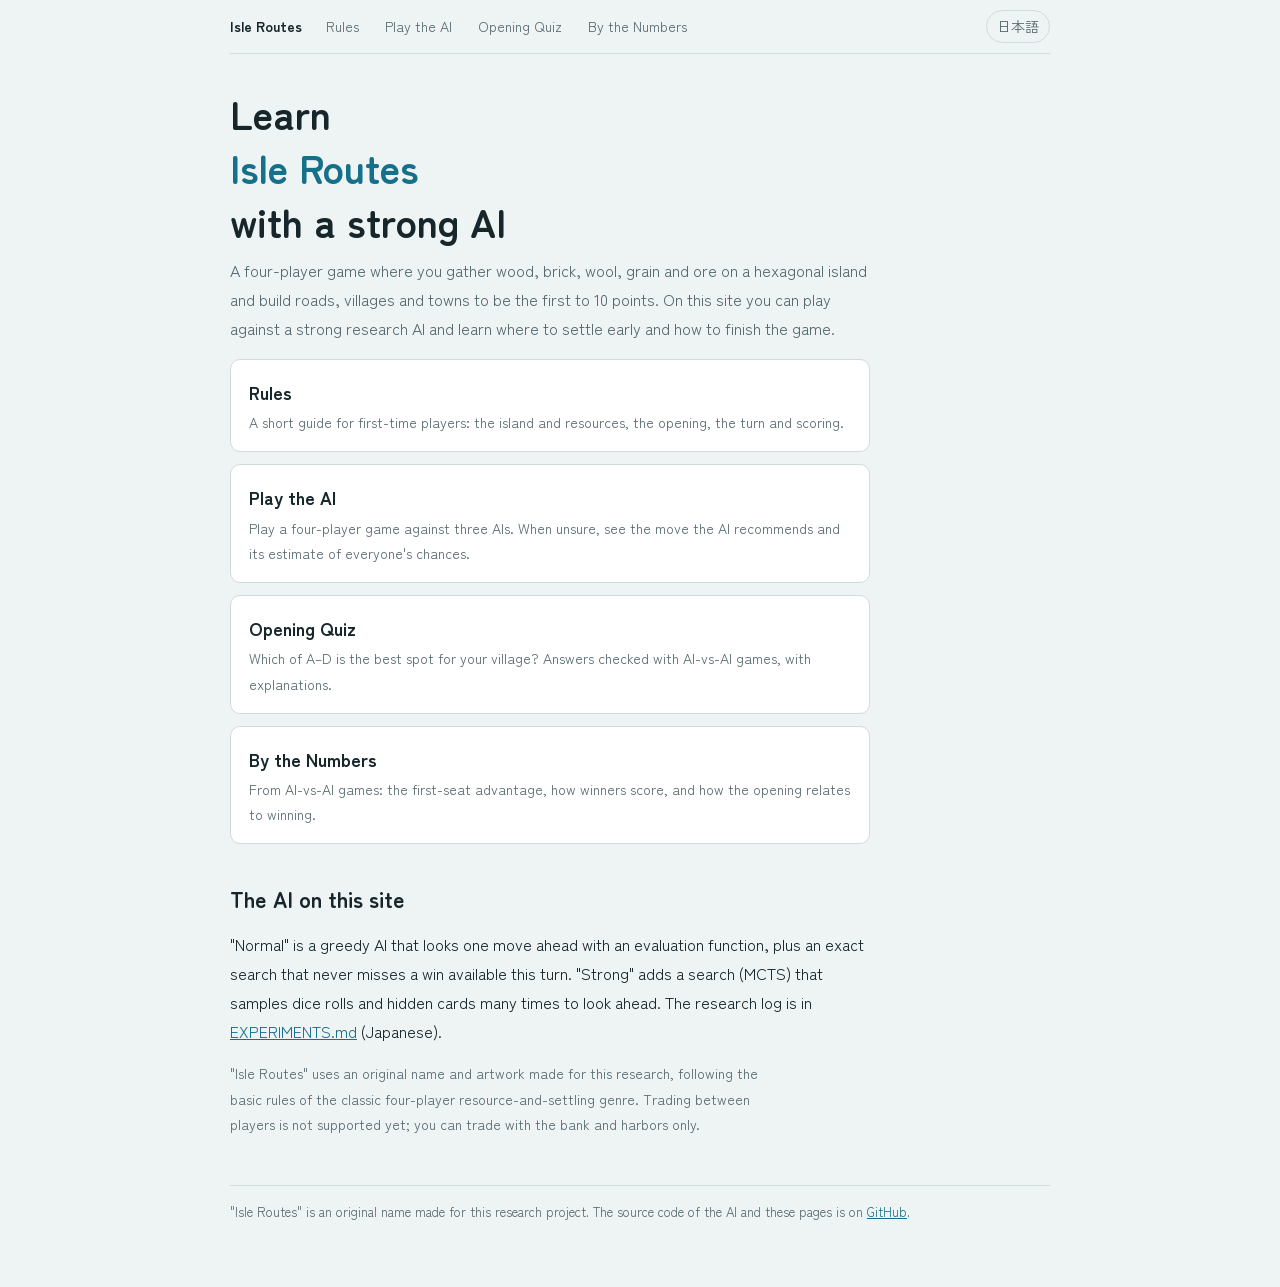
<file: docs/index.html>
<!doctype html>
<html lang="ja">
<head>
<meta charset="utf-8">
<meta name="viewport" content="width=device-width, initial-scale=1">
<title>島の交易路 ― 強いAIと学ぶ資源と開拓のゲーム</title>
<meta name="description" content="六角形の島で資源を集め、道・村・街を建てて10点を目指す4人ゲーム「島の交易路」。研究中の強いAIと対戦して、序盤の置き方や終盤の決め方を学べます。">
<link rel="preconnect" href="https://fonts.googleapis.com"><link rel="preconnect" href="https://fonts.gstatic.com" crossorigin><link rel="stylesheet" href="https://fonts.googleapis.com/css2?family=Zen+Kaku+Gothic+New:wght@400;500;700&family=Zen+Maru+Gothic:wght@700&display=swap">
<style>:root {
  --bg: #eef3f4; --paper: #ffffff; --ink: #17262b; --muted: #55686e; --line: #cfdcdf;
  --accent: #17708a; --accent-ink: #ffffff; --warm: #b5562d; --soft: #e2eef1;
  --font-display: "Zen Maru Gothic", "Zen Kaku Gothic New", "Hiragino Sans", sans-serif;
  --font-body: "Zen Kaku Gothic New", "Hiragino Sans", "Yu Gothic", "Noto Sans JP", system-ui, sans-serif;
  color-scheme: light;
}
@media (prefers-color-scheme: dark) {
  :root:not([data-theme="light"]) { --bg: #10191c; --paper: #182428; --ink: #e3ecee; --muted: #9db0b5; --line: #2b3b40; --accent: #5cc0d8; --accent-ink: #0d1a1d; --warm: #e58a62; --soft: #1e3036; color-scheme: dark; }
}
:root[data-theme="dark"] { --bg: #10191c; --paper: #182428; --ink: #e3ecee; --muted: #9db0b5; --line: #2b3b40; --accent: #5cc0d8; --accent-ink: #0d1a1d; --warm: #e58a62; --soft: #1e3036; color-scheme: dark; }
* { box-sizing: border-box; }
body { margin: 0; background: var(--bg); color: var(--ink); font-family: var(--font-body); font-size: 16px; line-height: 1.8; padding: 0 16px 64px; }
.wrap { max-width: 820px; margin: 0 auto; }
h1, h2, h3 { font-family: var(--font-display); line-height: 1.35; word-break: auto-phrase; }
h1 { font-size: clamp(28px, 6vw, 40px); margin: 32px 0 8px; }
h2 { font-size: 22px; margin: 40px 0 8px; }
h3 { font-size: 18px; margin: 24px 0 4px; }
a { color: var(--accent); }
p, li { max-width: 40em; }
.lede { color: var(--muted); margin-top: 0; }
.note { font-size: 14px; color: var(--muted); }
.box { background: var(--paper); border: 1px solid var(--line); border-radius: 10px; padding: 14px 18px; margin: 14px 0; }
.lesson { border-left: 4px solid var(--accent); }
.lesson .k { display: inline-block; font-weight: 700; color: var(--accent); margin-right: 6px; }
table { border-collapse: collapse; font-size: 15px; }
th, td { border-bottom: 1px solid var(--line); padding: 6px 10px; text-align: left; }
.scroll { overflow-x: auto; }
nav.site { display: flex; flex-wrap: wrap; gap: 4px 6px; align-items: center; padding: 10px 0; border-bottom: 1px solid var(--line); font-size: 14px; }
nav.site .home { font-weight: 700; margin-right: 8px; color: var(--ink); text-decoration: none; }
nav.site a.p { color: var(--muted); text-decoration: none; padding: 3px 10px; border-radius: 999px; }
nav.site a.p:hover, nav.site a.p:focus-visible { color: var(--ink); background: var(--paper); outline: none; }
nav.site a.p[aria-current="page"] { color: var(--accent-ink); background: var(--accent); }
nav.site a.lang { margin-left: auto; border: 1px solid var(--line); }
@media (pointer: coarse), (max-width: 600px) { nav.site a { min-height: 44px; display: inline-flex; align-items: center; } }
footer.site { margin-top: 48px; padding-top: 14px; border-top: 1px solid var(--line); font-size: 13px; color: var(--muted); }
.hero h1 span { color: var(--accent); display: block; }
ol.cards { list-style: none; margin: 16px 0 0; padding: 0; display: grid; gap: 12px; }
ol.cards a { display: grid; gap: 2px; padding: 16px 18px; background: var(--paper); border: 1px solid var(--line); border-radius: 10px; color: var(--ink); text-decoration: none; }
ol.cards a:hover, ol.cards a:focus-visible { border-color: var(--accent); outline: none; }
ol.cards b { font-size: 18px; }
ol.cards small { color: var(--muted); font-size: 14px; }
</style>
<link rel="alternate" hreflang="ja" href="https://satou-aaaaa.github.io/isle-routes-research/"><link rel="alternate" hreflang="en" href="https://satou-aaaaa.github.io/isle-routes-research/en/"><link rel="alternate" hreflang="x-default" href="https://satou-aaaaa.github.io/isle-routes-research/en/">
<script>(function(){var K="site-lang",cur="ja",alt="en/index.html",s=null;try{s=localStorage.getItem(K)}catch(e){}if(!/bot|crawl|spider|slurp|lighthouse/i.test(navigator.userAgent)){var l=(navigator.languages&&navigator.languages[0])||navigator.language||'';var want=s||(/^ja\b/i.test(l)?'ja':'en');if(want!==cur){location.replace(alt+location.search+location.hash);return}}document.addEventListener('click',function(e){var a=e.target.closest&&e.target.closest('a[data-lang]');if(a)try{localStorage.setItem(K,a.getAttribute('data-lang'))}catch(e){}})})();</script>
</head>
<body>
<div class="wrap">
<nav class="site" aria-label="サイト内のページ"><a class="home" href="index.html">島の交易路</a><a class="p" href="rules.html">ルール入門</a><a class="p" href="play.html">AIと対戦</a><a class="p" href="quiz.html">初期配置クイズ</a><a class="p" href="stats.html">データで見る</a><a class="p lang" href="en/index.html" hreflang="en" lang="en" data-lang="en" title="Switch to English">English</a></nav>
<header class="hero">
  <h1>強いAIと学ぶ<span>島の交易路</span></h1>
  <p class="lede">六角形の島で木材・れんが・羊毛・小麦・鉱石を集め、道・村・街を建てて先に10点を取る4人ゲーム。このサイトでは、研究中の強いAIと対戦しながら、序盤の置き方や終盤の決め方を学べます。</p>
</header>
<ol class="cards">
  <li><a href="rules.html"><b>ルール入門</b><small>はじめての人向けに、島と資源・はじめの置き方・手番の流れ・点の数え方を短く。</small></a></li>
  <li><a href="play.html"><b>AIと対戦</b><small>AI3人と4人で遊ぶ。迷ったらAIのおすすめの手と、勝ちやすさの見立てを見られます。</small></a></li>
  <li><a href="quiz.html"><b>初期配置クイズ</b><small>はじめの村をA〜Dのどこに置くと勝ちやすい？ AIどうしの対局で確かめた答えと解説つき。</small></a></li>
  <li><a href="stats.html"><b>データで見る</b><small>AIどうしの対局から、先手の有利さ・勝つ人の点の取り方・はじめの置き方と勝ちやすさを測りました。</small></a></li>
</ol>
<h2>このサイトのAI</h2>
<p>評価関数で1手先を見る「貪欲AI」に、この手番で勝てる筋を全部調べる読み切りを足したものが「ふつう」、サイコロや見えないカードを何通りも引いて先を読む探索（MCTS）が「強い」です。研究の記録は <a href="https://github.com/satou-aaaaa/isle-routes-research/blob/main/docs/EXPERIMENTS.md">EXPERIMENTS.md</a> にあります。</p>
<p class="note">「島の交易路」は、資源を集めて開拓する定番の4人ゲームの基本ルールに沿って作った、この研究のためのオリジナルの名前・絵です。プレイヤーどうしの交換はまだなく、銀行と港との交換だけです。</p>

<footer class="site">「島の交易路」はこの研究のためのオリジナルの名前です。AI とページのソースは <a href="https://github.com/satou-aaaaa/isle-routes-research">GitHub</a> にあります。</footer>
</div>
</body>
</html>
</file>
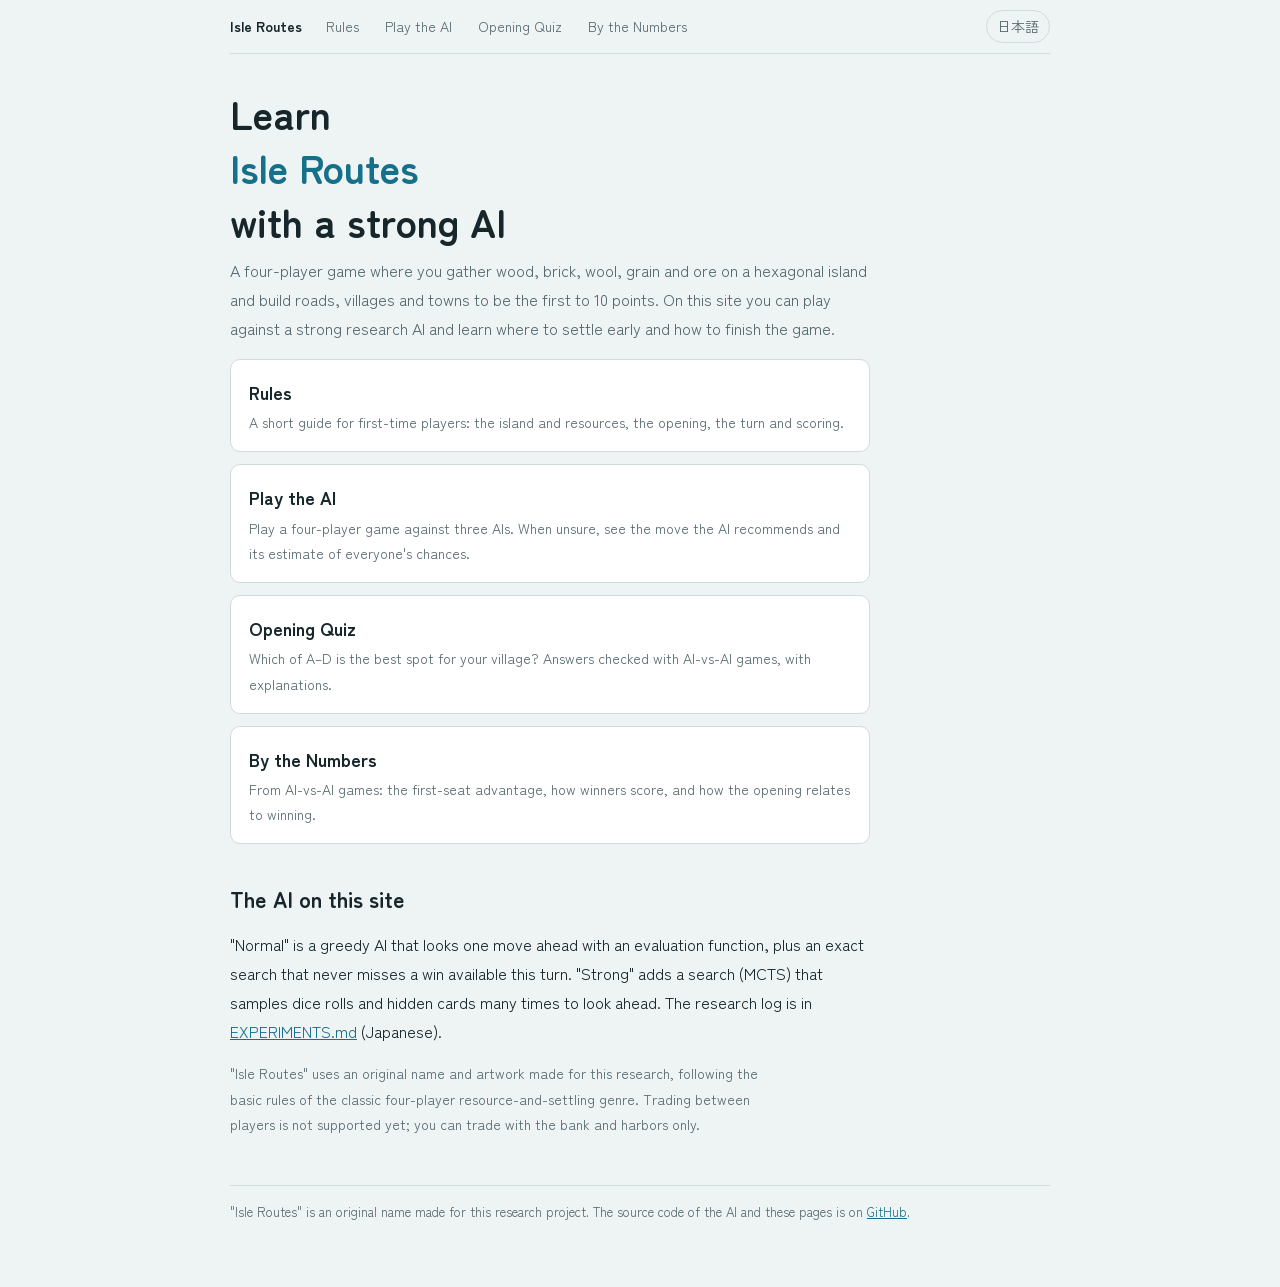
<file: docs/en/index.html>
<!doctype html>
<html lang="en">
<head>
<meta charset="utf-8">
<meta name="viewport" content="width=device-width, initial-scale=1">
<title>Isle Routes — learn a resource-and-settling game with a strong AI</title>
<meta name="description" content="Isle Routes is a four-player game where you gather resources on a hexagonal island and build roads, villages and towns to reach 10 points. Play against a strong research AI and learn how to open and how to close out a game.">
<link rel="preconnect" href="https://fonts.googleapis.com"><link rel="preconnect" href="https://fonts.gstatic.com" crossorigin><link rel="stylesheet" href="https://fonts.googleapis.com/css2?family=Zen+Kaku+Gothic+New:wght@400;500;700&family=Zen+Maru+Gothic:wght@700&display=swap">
<style>:root {
  --bg: #eef3f4; --paper: #ffffff; --ink: #17262b; --muted: #55686e; --line: #cfdcdf;
  --accent: #17708a; --accent-ink: #ffffff; --warm: #b5562d; --soft: #e2eef1;
  --font-display: "Zen Maru Gothic", "Zen Kaku Gothic New", "Hiragino Sans", sans-serif;
  --font-body: "Zen Kaku Gothic New", "Hiragino Sans", "Yu Gothic", "Noto Sans JP", system-ui, sans-serif;
  color-scheme: light;
}
@media (prefers-color-scheme: dark) {
  :root:not([data-theme="light"]) { --bg: #10191c; --paper: #182428; --ink: #e3ecee; --muted: #9db0b5; --line: #2b3b40; --accent: #5cc0d8; --accent-ink: #0d1a1d; --warm: #e58a62; --soft: #1e3036; color-scheme: dark; }
}
:root[data-theme="dark"] { --bg: #10191c; --paper: #182428; --ink: #e3ecee; --muted: #9db0b5; --line: #2b3b40; --accent: #5cc0d8; --accent-ink: #0d1a1d; --warm: #e58a62; --soft: #1e3036; color-scheme: dark; }
* { box-sizing: border-box; }
body { margin: 0; background: var(--bg); color: var(--ink); font-family: var(--font-body); font-size: 16px; line-height: 1.8; padding: 0 16px 64px; }
.wrap { max-width: 820px; margin: 0 auto; }
h1, h2, h3 { font-family: var(--font-display); line-height: 1.35; word-break: auto-phrase; }
h1 { font-size: clamp(28px, 6vw, 40px); margin: 32px 0 8px; }
h2 { font-size: 22px; margin: 40px 0 8px; }
h3 { font-size: 18px; margin: 24px 0 4px; }
a { color: var(--accent); }
p, li { max-width: 40em; }
.lede { color: var(--muted); margin-top: 0; }
.note { font-size: 14px; color: var(--muted); }
.box { background: var(--paper); border: 1px solid var(--line); border-radius: 10px; padding: 14px 18px; margin: 14px 0; }
.lesson { border-left: 4px solid var(--accent); }
.lesson .k { display: inline-block; font-weight: 700; color: var(--accent); margin-right: 6px; }
table { border-collapse: collapse; font-size: 15px; }
th, td { border-bottom: 1px solid var(--line); padding: 6px 10px; text-align: left; }
.scroll { overflow-x: auto; }
nav.site { display: flex; flex-wrap: wrap; gap: 4px 6px; align-items: center; padding: 10px 0; border-bottom: 1px solid var(--line); font-size: 14px; }
nav.site .home { font-weight: 700; margin-right: 8px; color: var(--ink); text-decoration: none; }
nav.site a.p { color: var(--muted); text-decoration: none; padding: 3px 10px; border-radius: 999px; }
nav.site a.p:hover, nav.site a.p:focus-visible { color: var(--ink); background: var(--paper); outline: none; }
nav.site a.p[aria-current="page"] { color: var(--accent-ink); background: var(--accent); }
nav.site a.lang { margin-left: auto; border: 1px solid var(--line); }
@media (pointer: coarse), (max-width: 600px) { nav.site a { min-height: 44px; display: inline-flex; align-items: center; } }
footer.site { margin-top: 48px; padding-top: 14px; border-top: 1px solid var(--line); font-size: 13px; color: var(--muted); }
.hero h1 span { color: var(--accent); display: block; }
ol.cards { list-style: none; margin: 16px 0 0; padding: 0; display: grid; gap: 12px; }
ol.cards a { display: grid; gap: 2px; padding: 16px 18px; background: var(--paper); border: 1px solid var(--line); border-radius: 10px; color: var(--ink); text-decoration: none; }
ol.cards a:hover, ol.cards a:focus-visible { border-color: var(--accent); outline: none; }
ol.cards b { font-size: 18px; }
ol.cards small { color: var(--muted); font-size: 14px; }
</style>
<link rel="alternate" hreflang="ja" href="https://satou-aaaaa.github.io/isle-routes-research/"><link rel="alternate" hreflang="en" href="https://satou-aaaaa.github.io/isle-routes-research/en/"><link rel="alternate" hreflang="x-default" href="https://satou-aaaaa.github.io/isle-routes-research/en/">
<script>(function(){var K="site-lang",cur="en",alt="../index.html",s=null;try{s=localStorage.getItem(K)}catch(e){}if(!/bot|crawl|spider|slurp|lighthouse/i.test(navigator.userAgent)){var l=(navigator.languages&&navigator.languages[0])||navigator.language||'';var want=s||(/^ja\b/i.test(l)?'ja':'en');if(want!==cur){location.replace(alt+location.search+location.hash);return}}document.addEventListener('click',function(e){var a=e.target.closest&&e.target.closest('a[data-lang]');if(a)try{localStorage.setItem(K,a.getAttribute('data-lang'))}catch(e){}})})();</script>
</head>
<body>
<div class="wrap">
<nav class="site" aria-label="Site pages"><a class="home" href="index.html">Isle Routes</a><a class="p" href="rules.html">Rules</a><a class="p" href="play.html">Play the AI</a><a class="p" href="quiz.html">Opening Quiz</a><a class="p" href="stats.html">By the Numbers</a><a class="p lang" href="../index.html" hreflang="ja" lang="ja" data-lang="ja" title="日本語に切り替え">日本語</a></nav>
<header class="hero">
  <h1>Learn <span>Isle Routes</span> with a strong AI</h1>
  <p class="lede">A four-player game where you gather wood, brick, wool, grain and ore on a hexagonal island and build roads, villages and towns to be the first to 10 points. On this site you can play against a strong research AI and learn where to settle early and how to finish the game.</p>
</header>
<ol class="cards">
  <li><a href="rules.html"><b>Rules</b><small>A short guide for first-time players: the island and resources, the opening, the turn and scoring.</small></a></li>
  <li><a href="play.html"><b>Play the AI</b><small>Play a four-player game against three AIs. When unsure, see the move the AI recommends and its estimate of everyone's chances.</small></a></li>
  <li><a href="quiz.html"><b>Opening Quiz</b><small>Which of A–D is the best spot for your village? Answers checked with AI-vs-AI games, with explanations.</small></a></li>
  <li><a href="stats.html"><b>By the Numbers</b><small>From AI-vs-AI games: the first-seat advantage, how winners score, and how the opening relates to winning.</small></a></li>
</ol>
<h2>The AI on this site</h2>
<p>"Normal" is a greedy AI that looks one move ahead with an evaluation function, plus an exact search that never misses a win available this turn. "Strong" adds a search (MCTS) that samples dice rolls and hidden cards many times to look ahead. The research log is in <a href="https://github.com/satou-aaaaa/isle-routes-research/blob/main/docs/EXPERIMENTS.md">EXPERIMENTS.md</a> (Japanese).</p>
<p class="note">"Isle Routes" uses an original name and artwork made for this research, following the basic rules of the classic four-player resource-and-settling genre. Trading between players is not supported yet; you can trade with the bank and harbors only.</p>

<footer class="site">"Isle Routes" is an original name made for this research project. The source code of the AI and these pages is on <a href="https://github.com/satou-aaaaa/isle-routes-research">GitHub</a>.</footer>
</div>
</body>
</html>
</file>
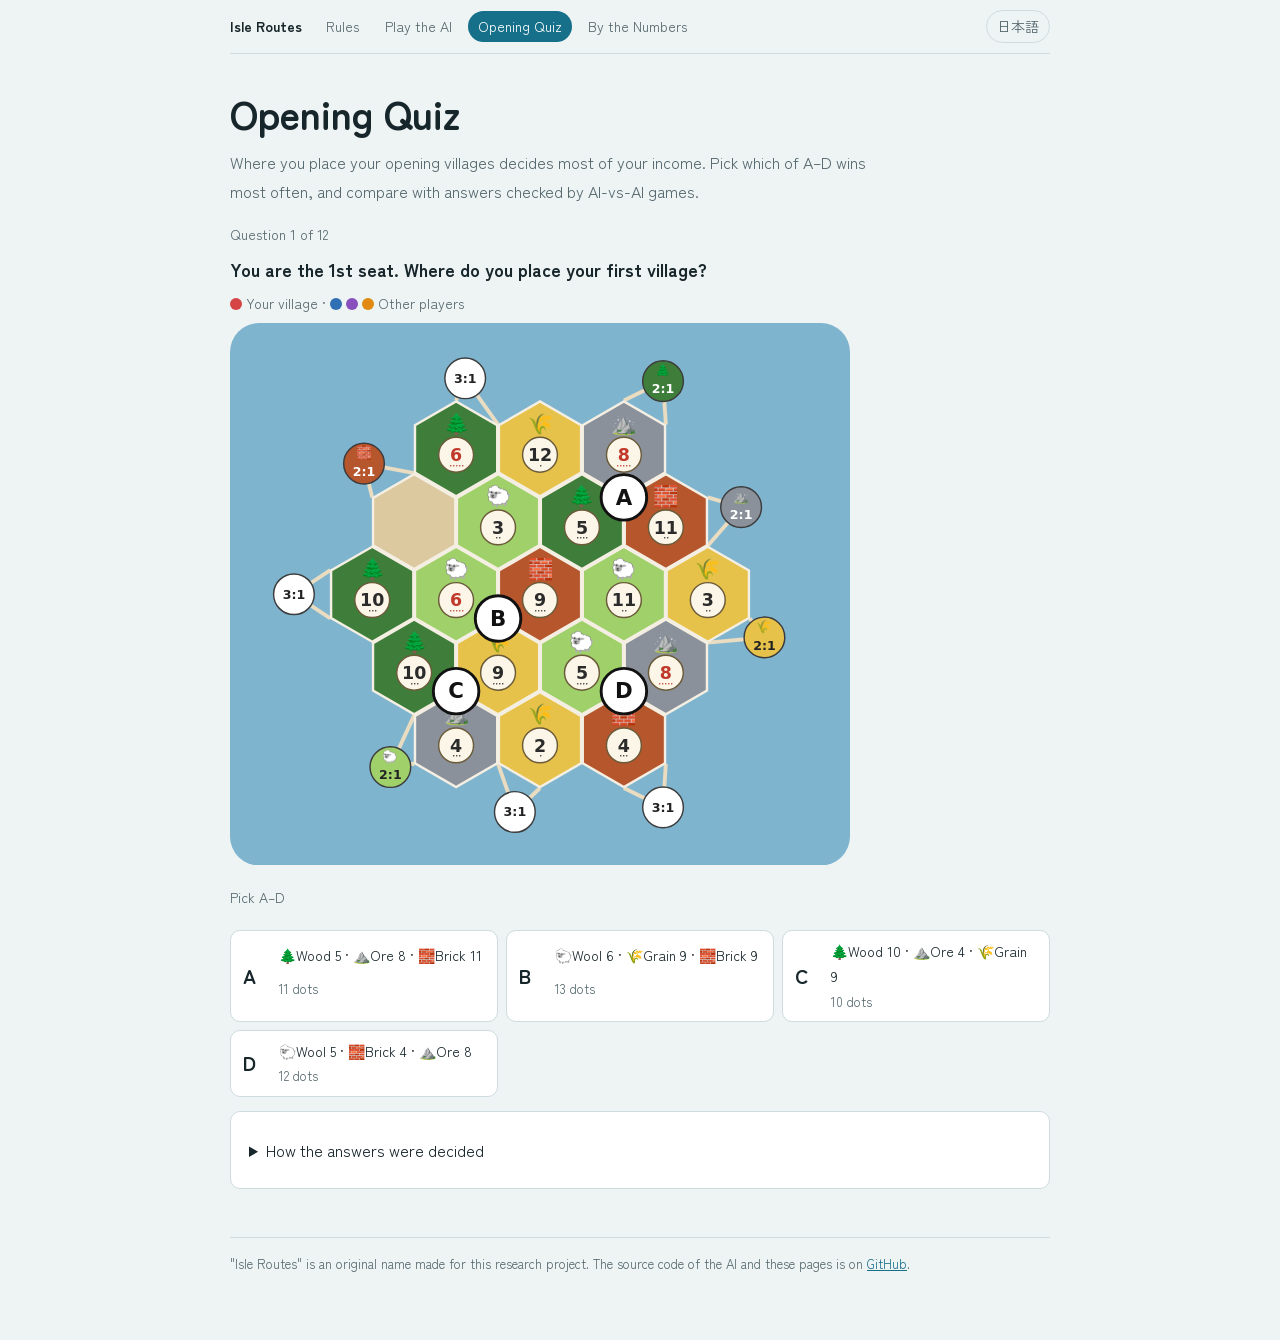
<file: docs/quiz.html>
<!doctype html>
<html lang="ja">
<head>
<meta charset="utf-8">
<meta name="viewport" content="width=device-width, initial-scale=1">
<title>初期配置クイズ | 島の交易路</title>
<meta name="description" content="はじめの村をどこに置くと勝ちやすい？ AIどうしの対局で確かめた答えで学ぶ「島の交易路」の初期配置クイズ。">
<link rel="preconnect" href="https://fonts.googleapis.com"><link rel="preconnect" href="https://fonts.gstatic.com" crossorigin><link rel="stylesheet" href="https://fonts.googleapis.com/css2?family=Zen+Kaku+Gothic+New:wght@400;500;700&family=Zen+Maru+Gothic:wght@700&display=swap">
<style>:root {
  --bg: #eef3f4; --paper: #ffffff; --ink: #17262b; --muted: #55686e; --line: #cfdcdf;
  --accent: #17708a; --accent-ink: #ffffff; --warm: #b5562d; --soft: #e2eef1;
  --font-display: "Zen Maru Gothic", "Zen Kaku Gothic New", "Hiragino Sans", sans-serif;
  --font-body: "Zen Kaku Gothic New", "Hiragino Sans", "Yu Gothic", "Noto Sans JP", system-ui, sans-serif;
  color-scheme: light;
}
@media (prefers-color-scheme: dark) {
  :root:not([data-theme="light"]) { --bg: #10191c; --paper: #182428; --ink: #e3ecee; --muted: #9db0b5; --line: #2b3b40; --accent: #5cc0d8; --accent-ink: #0d1a1d; --warm: #e58a62; --soft: #1e3036; color-scheme: dark; }
}
:root[data-theme="dark"] { --bg: #10191c; --paper: #182428; --ink: #e3ecee; --muted: #9db0b5; --line: #2b3b40; --accent: #5cc0d8; --accent-ink: #0d1a1d; --warm: #e58a62; --soft: #1e3036; color-scheme: dark; }
* { box-sizing: border-box; }
body { margin: 0; background: var(--bg); color: var(--ink); font-family: var(--font-body); font-size: 16px; line-height: 1.8; padding: 0 16px 64px; }
.wrap { max-width: 820px; margin: 0 auto; }
h1, h2, h3 { font-family: var(--font-display); line-height: 1.35; word-break: auto-phrase; }
h1 { font-size: clamp(28px, 6vw, 40px); margin: 32px 0 8px; }
h2 { font-size: 22px; margin: 40px 0 8px; }
h3 { font-size: 18px; margin: 24px 0 4px; }
a { color: var(--accent); }
p, li { max-width: 40em; }
.lede { color: var(--muted); margin-top: 0; }
.note { font-size: 14px; color: var(--muted); }
.box { background: var(--paper); border: 1px solid var(--line); border-radius: 10px; padding: 14px 18px; margin: 14px 0; }
.lesson { border-left: 4px solid var(--accent); }
.lesson .k { display: inline-block; font-weight: 700; color: var(--accent); margin-right: 6px; }
table { border-collapse: collapse; font-size: 15px; }
th, td { border-bottom: 1px solid var(--line); padding: 6px 10px; text-align: left; }
.scroll { overflow-x: auto; }
nav.site { display: flex; flex-wrap: wrap; gap: 4px 6px; align-items: center; padding: 10px 0; border-bottom: 1px solid var(--line); font-size: 14px; }
nav.site .home { font-weight: 700; margin-right: 8px; color: var(--ink); text-decoration: none; }
nav.site a.p { color: var(--muted); text-decoration: none; padding: 3px 10px; border-radius: 999px; }
nav.site a.p:hover, nav.site a.p:focus-visible { color: var(--ink); background: var(--paper); outline: none; }
nav.site a.p[aria-current="page"] { color: var(--accent-ink); background: var(--accent); }
nav.site a.lang { margin-left: auto; border: 1px solid var(--line); }
@media (pointer: coarse), (max-width: 600px) { nav.site a { min-height: 44px; display: inline-flex; align-items: center; } }
footer.site { margin-top: 48px; padding-top: 14px; border-top: 1px solid var(--line); font-size: 13px; color: var(--muted); }
.quiz { display: grid; gap: 6px; }
.qno { margin: 0; color: var(--muted); font-size: 14px; }
.qask { margin: 0; font-weight: 700; font-size: 18px; }
.qlegend { margin: 0; }
#qboard { width: 100%; max-width: 620px; max-height: 70vh; height: auto; display: block; }
#qboard .sea { fill: #7fb4cf; }
#qboard polygon { stroke: #f4efe2; stroke-width: .05; }
#qboard .hex-icon { font-size: .42px; text-anchor: middle; }
#qboard .chip { fill: #fbf6e8; stroke: #6b5b3a; stroke-width: .03; }
#qboard .num { font-size: .36px; font-weight: 700; text-anchor: middle; fill: #2b2b2b; font-family: system-ui, sans-serif; }
#qboard .num.hot, #qboard .pips.hot { fill: #c0392b; }
#qboard .pips { font-size: .2px; text-anchor: middle; fill: #2b2b2b; }
#qboard .pier { stroke: #e9dcc0; stroke-width: .08; }
#qboard .port { stroke: #3c3c3c; stroke-width: .03; }
#qboard .port-t { font-size: .26px; font-weight: 700; text-anchor: middle; fill: #fff; font-family: system-ui, sans-serif; }
#qboard .port-t.dark { fill: #222; }
#qboard .port-i { font-size: .26px; text-anchor: middle; }
#qboard .road { stroke-width: .16; stroke-linecap: round; }
#qboard .bld { stroke: #fff; stroke-width: .05; }
#qboard .bld.mine { stroke: #111; stroke-width: .07; }
#qboard .choice { cursor: pointer; }
#qboard .choice circle { fill: #fff; stroke: #111; stroke-width: .06; }
#qboard .choice text { font-size: .44px; font-weight: 700; text-anchor: middle; fill: #111; font-family: system-ui, sans-serif; }
#qboard .choice:hover circle, #qboard .choice:focus circle { fill: #ffe066; }
#qboard .choice:focus { outline: none; }
#qboard .choice.right circle { fill: #2e9e5b; }
#qboard .choice.right text { fill: #fff; }
#qboard .choice.wrong circle { fill: #d64545; }
#qboard .choice.wrong text { fill: #fff; }
#qboard .choice.dim { opacity: .6; }
.dot { display: inline-block; width: 12px; height: 12px; border-radius: 50%; margin-right: 4px; vertical-align: -1px; }
.choices { display: grid; gap: 8px; grid-template-columns: repeat(auto-fit, minmax(240px, 1fr)); }
.opt { font: inherit; text-align: left; display: grid; grid-template-columns: 28px 1fr; gap: 0 8px; align-items: center; min-height: 56px; padding: 8px 12px; border: 1px solid var(--line); border-radius: 10px; background: var(--paper); color: var(--ink); cursor: pointer; }
.opt b { grid-row: span 3; font-size: 20px; font-family: var(--font-display); }
.opt span { font-size: 14px; }
.opt small { color: var(--muted); font-size: 13px; }
.opt em { font-style: normal; font-weight: 700; font-size: 14px; }
.opt:hover, .opt:focus-visible { border-color: var(--accent); outline: none; }
.opt.right { border-color: #2e9e5b; box-shadow: inset 0 0 0 2px #2e9e5b; }
.opt.wrong { border-color: #d64545; box-shadow: inset 0 0 0 2px #d64545; }
.opt.dim { opacity: .7; }
.opt:disabled { cursor: default; }
.verdict { font-weight: 700; font-size: 20px; margin: 12px 0 0; }
.verdict.ok { color: #2e9e5b; }
.verdict.ng { color: #d64545; }
.score { font-weight: 700; }
button.primary { font: inherit; min-height: 44px; padding: 6px 18px; border-radius: 8px; border: 1px solid var(--accent); background: var(--accent); color: var(--accent-ink); font-weight: 700; cursor: pointer; }
summary { cursor: pointer; padding-block: 10px; }
</style>
<link rel="alternate" hreflang="ja" href="https://satou-aaaaa.github.io/isle-routes-research/quiz.html"><link rel="alternate" hreflang="en" href="https://satou-aaaaa.github.io/isle-routes-research/en/quiz.html"><link rel="alternate" hreflang="x-default" href="https://satou-aaaaa.github.io/isle-routes-research/en/quiz.html">
<script>(function(){var K="site-lang",cur="ja",alt="en/quiz.html",s=null;try{s=localStorage.getItem(K)}catch(e){}if(!/bot|crawl|spider|slurp|lighthouse/i.test(navigator.userAgent)){var l=(navigator.languages&&navigator.languages[0])||navigator.language||'';var want=s||(/^ja\b/i.test(l)?'ja':'en');if(want!==cur){location.replace(alt+location.search+location.hash);return}}document.addEventListener('click',function(e){var a=e.target.closest&&e.target.closest('a[data-lang]');if(a)try{localStorage.setItem(K,a.getAttribute('data-lang'))}catch(e){}})})();</script>
</head>
<body>
<div class="wrap">
<nav class="site" aria-label="サイト内のページ"><a class="home" href="index.html">島の交易路</a><a class="p" href="rules.html">ルール入門</a><a class="p" href="play.html">AIと対戦</a><a class="p" href="quiz.html" aria-current="page">初期配置クイズ</a><a class="p" href="stats.html">データで見る</a><a class="p lang" href="en/quiz.html" hreflang="en" lang="en" data-lang="en" title="Switch to English">English</a></nav>
<h1 id="qtop">初期配置クイズ</h1>
<p class="lede">はじめの村をどこに置くかで、ゲームの大半の収入が決まります。A〜D のどこに置くと一番勝ちやすいか、AIどうしの対局で確かめた答えと比べてみましょう。</p>
<section class="quiz">
  <p class="qno" id="qno"></p>
  <p class="qask" id="qask"></p>
  <p class="qlegend note" id="qlegend"></p>
  <svg id="qboard" viewBox="-6.4 -5.6 12.8 11.2" role="img" aria-label="問題の盤面"></svg>
  <p class="note" id="qhint"></p>
  <div id="qchoices" class="choices"></div>
  <div id="qresult" hidden></div>
</section>
<details class="box">
  <summary>正解の決め方</summary>
  <p>このサイトのAI（ふつう）4人で初期配置を進め、問題の場面で止めます。AIの評価で上位の置き場所それぞれについて、そこに村を置いてから最後までAIどうしで何百局も打ち、その席の勝率を比べました。選択肢は、一番勝った場所と、それより<b>はっきり</b>勝率が低かった場所（差が測り方のぶれの2倍以上）から選んでいます。</p>
  <p class="note">AIどうしの勝率なので、人どうしでは答えが変わることもあります。数字や資源の数の考え方は<a href="rules.html">ルール入門</a>、全体の傾向は<a href="stats.html">データで見る</a>にあります。</p>
</details>

<footer class="site">「島の交易路」はこの研究のためのオリジナルの名前です。AI とページのソースは <a href="https://github.com/satou-aaaaa/isle-routes-research">GitHub</a> にあります。</footer>
</div>
<script src="quiz_data.js"></script>
<script src="quiz.js"></script>
</body>
</html>
</file>
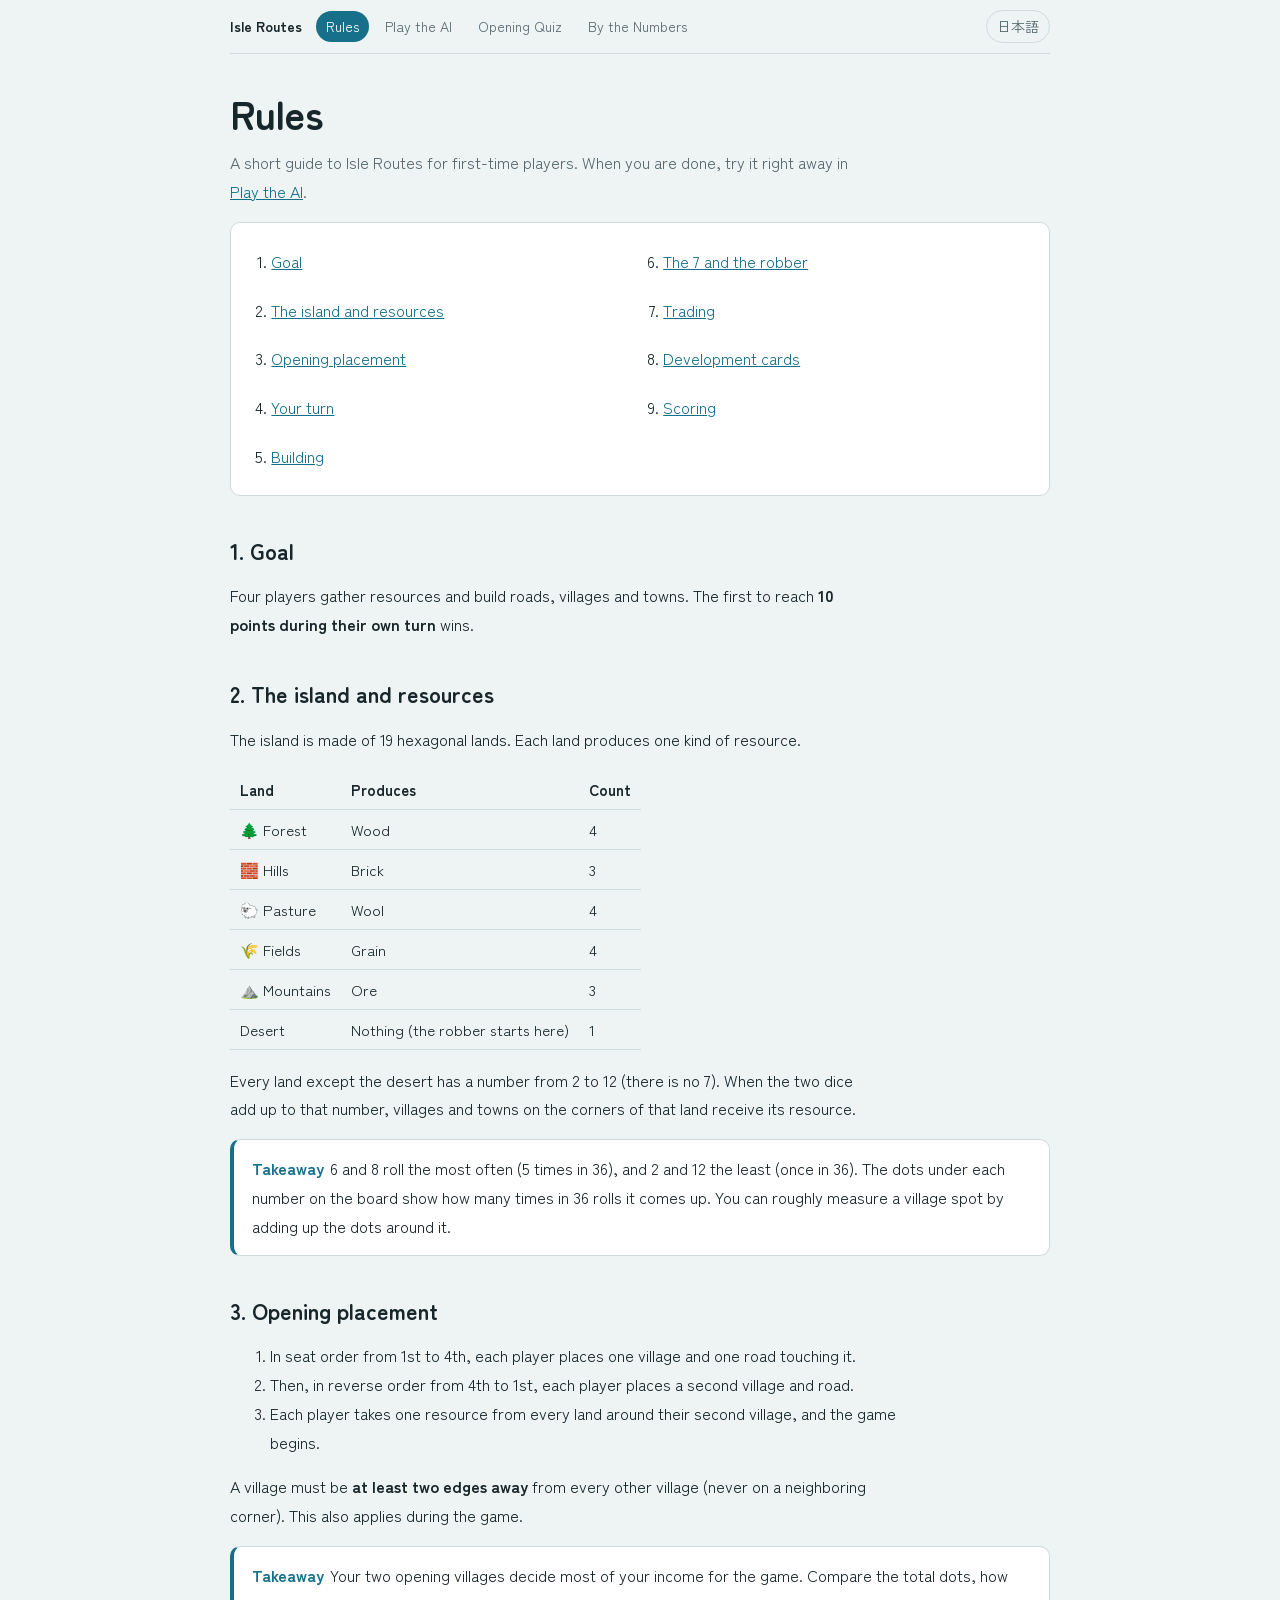
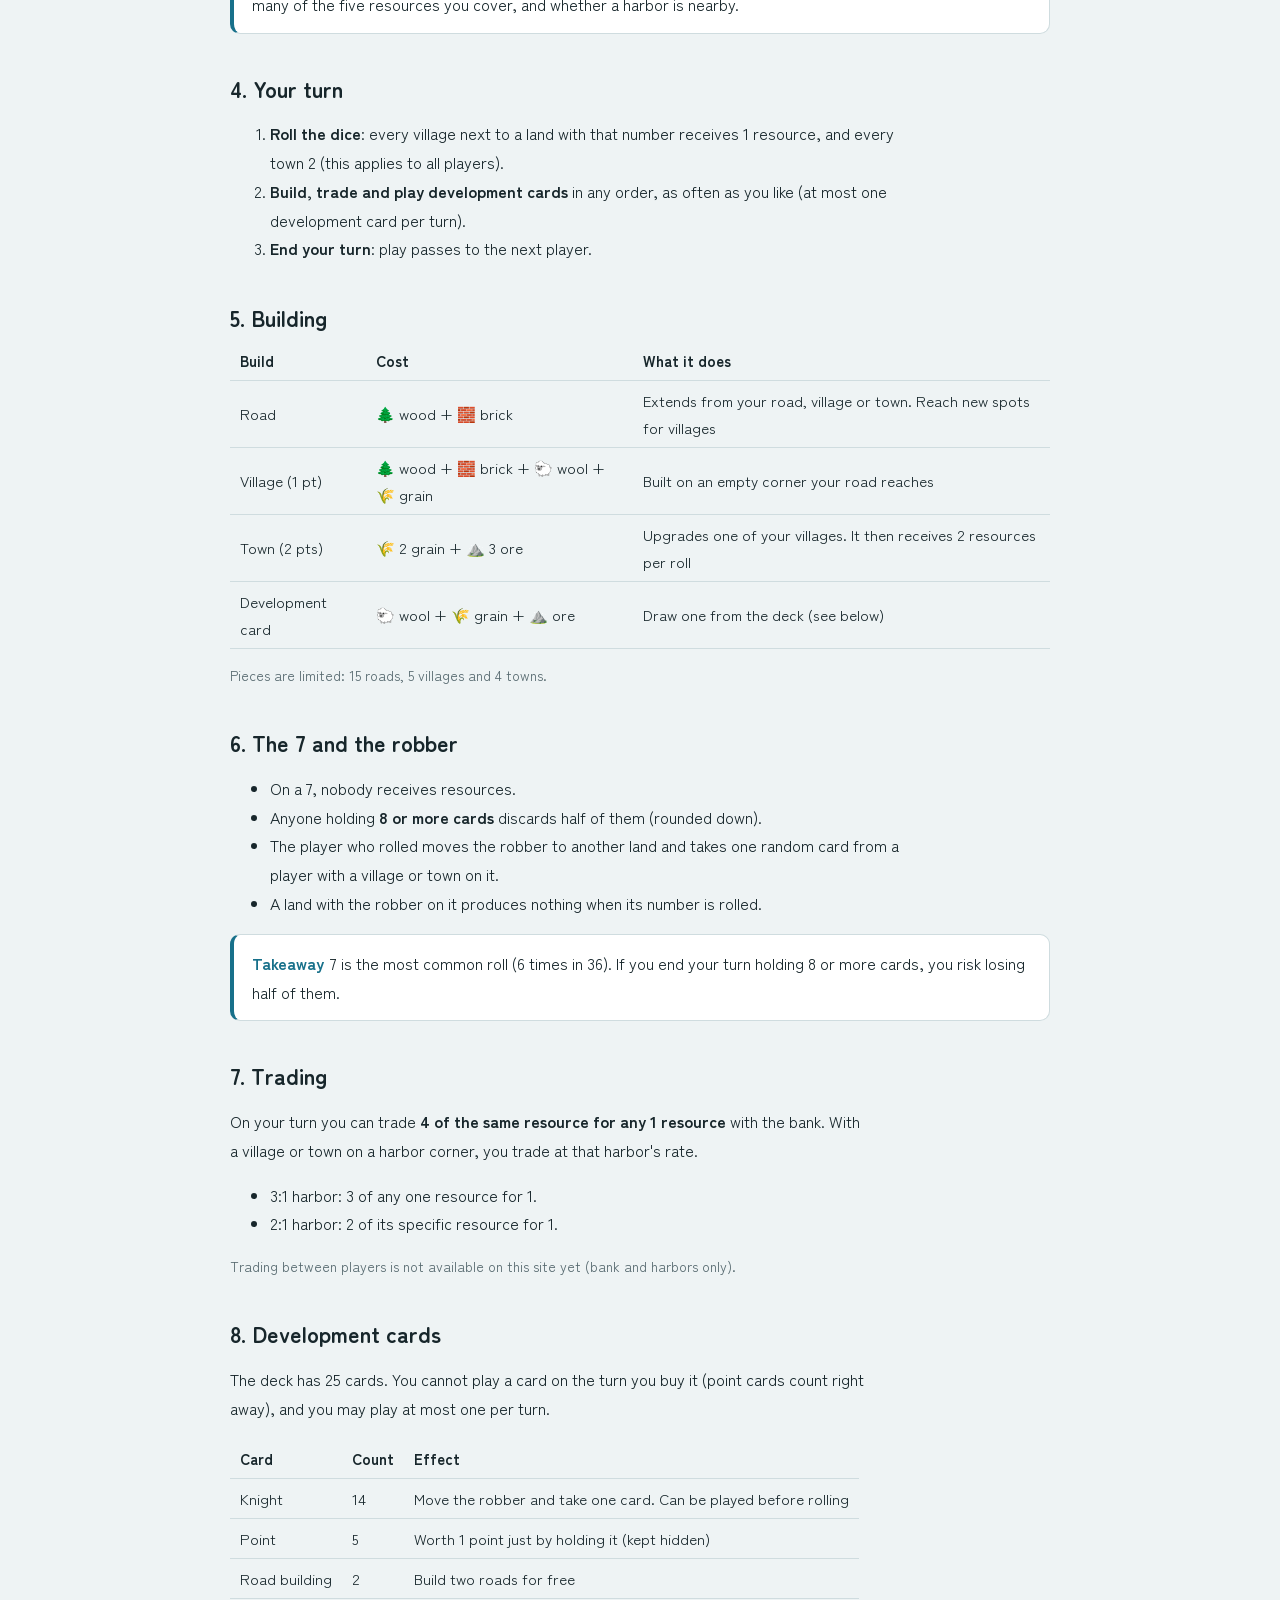
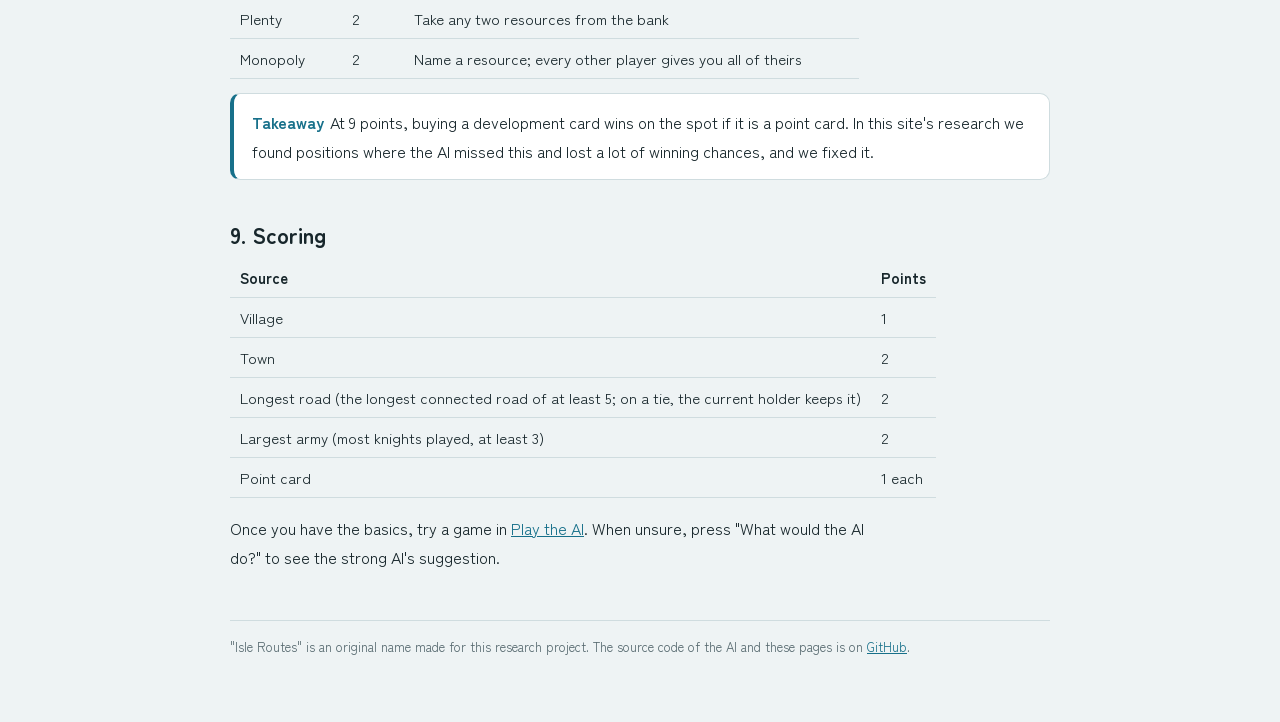
<file: docs/rules.html>
<!doctype html>
<html lang="ja">
<head>
<meta charset="utf-8">
<meta name="viewport" content="width=device-width, initial-scale=1">
<title>ルール入門 | 島の交易路</title>
<meta name="description" content="「島の交易路」の遊び方: 島と資源、はじめの置き方、手番の流れ、建てるものの費用、7と盗賊、交換、発展カード、点の数え方。">
<link rel="preconnect" href="https://fonts.googleapis.com"><link rel="preconnect" href="https://fonts.gstatic.com" crossorigin><link rel="stylesheet" href="https://fonts.googleapis.com/css2?family=Zen+Kaku+Gothic+New:wght@400;500;700&family=Zen+Maru+Gothic:wght@700&display=swap">
<style>:root {
  --bg: #eef3f4; --paper: #ffffff; --ink: #17262b; --muted: #55686e; --line: #cfdcdf;
  --accent: #17708a; --accent-ink: #ffffff; --warm: #b5562d; --soft: #e2eef1;
  --font-display: "Zen Maru Gothic", "Zen Kaku Gothic New", "Hiragino Sans", sans-serif;
  --font-body: "Zen Kaku Gothic New", "Hiragino Sans", "Yu Gothic", "Noto Sans JP", system-ui, sans-serif;
  color-scheme: light;
}
@media (prefers-color-scheme: dark) {
  :root:not([data-theme="light"]) { --bg: #10191c; --paper: #182428; --ink: #e3ecee; --muted: #9db0b5; --line: #2b3b40; --accent: #5cc0d8; --accent-ink: #0d1a1d; --warm: #e58a62; --soft: #1e3036; color-scheme: dark; }
}
:root[data-theme="dark"] { --bg: #10191c; --paper: #182428; --ink: #e3ecee; --muted: #9db0b5; --line: #2b3b40; --accent: #5cc0d8; --accent-ink: #0d1a1d; --warm: #e58a62; --soft: #1e3036; color-scheme: dark; }
* { box-sizing: border-box; }
body { margin: 0; background: var(--bg); color: var(--ink); font-family: var(--font-body); font-size: 16px; line-height: 1.8; padding: 0 16px 64px; }
.wrap { max-width: 820px; margin: 0 auto; }
h1, h2, h3 { font-family: var(--font-display); line-height: 1.35; word-break: auto-phrase; }
h1 { font-size: clamp(28px, 6vw, 40px); margin: 32px 0 8px; }
h2 { font-size: 22px; margin: 40px 0 8px; }
h3 { font-size: 18px; margin: 24px 0 4px; }
a { color: var(--accent); }
p, li { max-width: 40em; }
.lede { color: var(--muted); margin-top: 0; }
.note { font-size: 14px; color: var(--muted); }
.box { background: var(--paper); border: 1px solid var(--line); border-radius: 10px; padding: 14px 18px; margin: 14px 0; }
.lesson { border-left: 4px solid var(--accent); }
.lesson .k { display: inline-block; font-weight: 700; color: var(--accent); margin-right: 6px; }
table { border-collapse: collapse; font-size: 15px; }
th, td { border-bottom: 1px solid var(--line); padding: 6px 10px; text-align: left; }
.scroll { overflow-x: auto; }
nav.site { display: flex; flex-wrap: wrap; gap: 4px 6px; align-items: center; padding: 10px 0; border-bottom: 1px solid var(--line); font-size: 14px; }
nav.site .home { font-weight: 700; margin-right: 8px; color: var(--ink); text-decoration: none; }
nav.site a.p { color: var(--muted); text-decoration: none; padding: 3px 10px; border-radius: 999px; }
nav.site a.p:hover, nav.site a.p:focus-visible { color: var(--ink); background: var(--paper); outline: none; }
nav.site a.p[aria-current="page"] { color: var(--accent-ink); background: var(--accent); }
nav.site a.lang { margin-left: auto; border: 1px solid var(--line); }
@media (pointer: coarse), (max-width: 600px) { nav.site a { min-height: 44px; display: inline-flex; align-items: center; } }
footer.site { margin-top: 48px; padding-top: 14px; border-top: 1px solid var(--line); font-size: 13px; color: var(--muted); }
.toc ol { margin: 0; padding-left: 1.4em; columns: 2; column-gap: 24px; }
.toc li { break-inside: avoid; }
.toc a { display: inline-block; padding: 10px 0; }
@media (max-width: 480px) { .toc ol { columns: 1; } }
</style>
<link rel="alternate" hreflang="ja" href="https://satou-aaaaa.github.io/isle-routes-research/rules.html"><link rel="alternate" hreflang="en" href="https://satou-aaaaa.github.io/isle-routes-research/en/rules.html"><link rel="alternate" hreflang="x-default" href="https://satou-aaaaa.github.io/isle-routes-research/en/rules.html">
<script>(function(){var K="site-lang",cur="ja",alt="en/rules.html",s=null;try{s=localStorage.getItem(K)}catch(e){}if(!/bot|crawl|spider|slurp|lighthouse/i.test(navigator.userAgent)){var l=(navigator.languages&&navigator.languages[0])||navigator.language||'';var want=s||(/^ja\b/i.test(l)?'ja':'en');if(want!==cur){location.replace(alt+location.search+location.hash);return}}document.addEventListener('click',function(e){var a=e.target.closest&&e.target.closest('a[data-lang]');if(a)try{localStorage.setItem(K,a.getAttribute('data-lang'))}catch(e){}})})();</script>
</head>
<body>
<div class="wrap">
<nav class="site" aria-label="サイト内のページ"><a class="home" href="index.html">島の交易路</a><a class="p" href="rules.html" aria-current="page">ルール入門</a><a class="p" href="play.html">AIと対戦</a><a class="p" href="quiz.html">初期配置クイズ</a><a class="p" href="stats.html">データで見る</a><a class="p lang" href="en/rules.html" hreflang="en" lang="en" data-lang="en" title="Switch to English">English</a></nav>
<h1>ルール入門</h1>
<p class="lede">はじめての人向けに、「島の交易路」の遊び方を短くまとめました。読み終えたら、そのまま<a href="play.html">AIと対戦</a>で試せます。</p>

<nav class="toc box" aria-label="このページの目次">
  <ol>
    <li><a href="#goal">目的</a></li>
    <li><a href="#board">島と資源</a></li>
    <li><a href="#setup">はじめの置き方</a></li>
    <li><a href="#turn">手番の流れ</a></li>
    <li><a href="#build">建てるもの</a></li>
    <li><a href="#seven">7と盗賊</a></li>
    <li><a href="#trade">交換</a></li>
    <li><a href="#dev">発展カード</a></li>
    <li><a href="#points">点の数え方</a></li>
  </ol>
</nav>

<h2 id="goal">1. 目的</h2>
<p>4人で遊びます。資源を集めて道・村・街を建て、<b>自分の手番のあいだに10点</b>に届いた人が勝ちです。</p>

<h2 id="board">2. 島と資源</h2>
<p>島は19枚の六角形の土地でできています。土地ごとに出る資源が決まっています。</p>
<div class="scroll">
<table class="res-table">
  <tr><th>土地</th><th>出る資源</th><th>枚数</th></tr>
  <tr><td>🌲 森</td><td>木材</td><td>4</td></tr>
  <tr><td>🧱 丘</td><td>れんが</td><td>3</td></tr>
  <tr><td>🐑 牧草地</td><td>羊毛</td><td>4</td></tr>
  <tr><td>🌾 畑</td><td>小麦</td><td>4</td></tr>
  <tr><td>⛰️ 山</td><td>鉱石</td><td>3</td></tr>
  <tr><td>砂漠</td><td>なし（盗賊が最初にいる）</td><td>1</td></tr>
</table>
</div>
<p>砂漠以外の土地には2〜12の数字が置かれています（7はありません）。サイコロ2つの合計がその数字のとき、その土地の角にある村と街が資源をもらいます。</p>
<div class="box lesson"><span class="k">学び</span>数字の出やすさは、6と8が一番（36回に5回）、2と12が一番出にくい（36回に1回）です。盤の数字の下の点の数が、36回あたりに出る回数です。村の価値は、まわりの点の合計でおおよそ測れます。</div>

<h2 id="setup">3. はじめの置き方</h2>
<ol>
  <li>1番手から4番手の順に、村を1つと、その村につながる道を1本置きます。</li>
  <li>次に4番手から1番手の逆の順に、もう1組の村と道を置きます。</li>
  <li>2つ目の村のまわりの土地から、資源を1枚ずつもらってゲームが始まります。</li>
</ol>
<p>村はどの村からも<b>2辺以上</b>離して置きます（隣の角には置けません）。これはゲーム中も同じです。</p>
<div class="box lesson"><span class="k">学び</span>はじめの2つの村で、ゲームの大半の収入が決まります。点の合計が多いこと、5種類の資源がなるべくそろうこと、近くに港があることを比べて選びましょう。</div>

<h2 id="turn">4. 手番の流れ</h2>
<ol>
  <li><b>サイコロを振る</b>: 出た数字の土地に接する村は1枚、街は2枚の資源をもらいます（全員がもらえます）。</li>
  <li><b>建てる・交換する・発展カードを使う</b>: 好きな順で、何回でもできます（発展カードは1手番に1枚まで）。</li>
  <li><b>手番を終える</b>: 左隣の人の番になります。</li>
</ol>

<h2 id="build">5. 建てるもの</h2>
<div class="scroll">
<table class="cost">
  <tr><th>建てるもの</th><th>費用</th><th>できること</th></tr>
  <tr><td>道</td><td>🌲木材＋🧱れんが</td><td>自分の道・村・街から延ばす。村を建てる場所まで届かせる</td></tr>
  <tr><td>村（1点）</td><td>🌲木材＋🧱れんが＋🐑羊毛＋🌾小麦</td><td>自分の道がつながった空き角に建てる</td></tr>
  <tr><td>街（2点）</td><td>🌾小麦2＋⛰️鉱石3</td><td>自分の村を建て替える。資源が2枚ずつになる</td></tr>
  <tr><td>発展カード</td><td>🐑羊毛＋🌾小麦＋⛰️鉱石</td><td>山から1枚引く（下を参照）</td></tr>
</table>
</div>
<p class="note">駒には上限があります: 道15本・村5つ・街4つ。</p>

<h2 id="seven">6. 7と盗賊</h2>
<ul>
  <li>7が出たら、だれも資源をもらえません。</li>
  <li>手札が<b>8枚以上</b>の人は、半分（切り捨て）を捨てます。</li>
  <li>振った人は盗賊を別の土地へ動かし、その土地に村か街を持つ人から1枚を無作為に奪います。</li>
  <li>盗賊のいる土地は、数字が出ても資源を出しません。</li>
</ul>
<div class="box lesson"><span class="k">学び</span>7はいちばん出やすい目（36回に6回）です。手札を8枚以上ためたまま手番を終えると、半分を失うおそれがあります。</div>

<h2 id="trade">7. 交換</h2>
<p>自分の手番に、銀行と<b>同じ資源4枚を好きな資源1枚</b>に交換できます。港の角に村か街があると、その港の比率で交換できます。</p>
<ul>
  <li>3:1 の港: どの資源でも3枚を1枚に。</li>
  <li>2:1 の港: 決まった1種類の資源を2枚で1枚に。</li>
</ul>
<p class="note">このサイトでは、プレイヤーどうしの交換はまだできません（銀行と港だけ）。</p>

<h2 id="dev">8. 発展カード</h2>
<p>山は25枚。買った手番には使えず（得点カードは別）、使えるのは1手番に1枚までです。</p>
<div class="scroll">
<table>
  <tr><th>カード</th><th>枚数</th><th>使うと</th></tr>
  <tr><td>騎士</td><td>14</td><td>盗賊を動かして1枚奪う。サイコロの前にも使える</td></tr>
  <tr><td>得点</td><td>5</td><td>持っているだけで1点（見せずに持っておける）</td></tr>
  <tr><td>道づくり</td><td>2</td><td>道を2本ただで建てる</td></tr>
  <tr><td>収穫</td><td>2</td><td>銀行から好きな資源を2枚もらう</td></tr>
  <tr><td>独占</td><td>2</td><td>資源を1種類言い、ほかの全員からその資源を全部もらう</td></tr>
</table>
</div>
<div class="box lesson"><span class="k">学び</span>9点のときに発展カードを買えるなら、得点カードを引けばその場で勝ちです。このサイトの研究では、AIがこの手を見逃して勝つ確率を大きく落としていた局面が見つかり、直しました。</div>

<h2 id="points">9. 点の数え方</h2>
<div class="scroll">
<table>
  <tr><th>点になるもの</th><th>点</th></tr>
  <tr><td>村</td><td>1</td></tr>
  <tr><td>街</td><td>2</td></tr>
  <tr><td>最長の道（5本以上つながった道で一番長い人。同じ長さなら先に持っていた人のまま）</td><td>2</td></tr>
  <tr><td>最大の騎士（騎士を3枚以上使い、一番多い人）</td><td>2</td></tr>
  <tr><td>得点カード</td><td>1枚1点</td></tr>
</table>
</div>
<p>覚えたら、<a href="play.html">AIと対戦</a>で遊んでみましょう。迷ったら「AIならどう打つ？」を押すと、強いAIのおすすめが見られます。</p>

<footer class="site">「島の交易路」はこの研究のためのオリジナルの名前です。AI とページのソースは <a href="https://github.com/satou-aaaaa/isle-routes-research">GitHub</a> にあります。</footer>
</div>
</body>
</html>
</file>
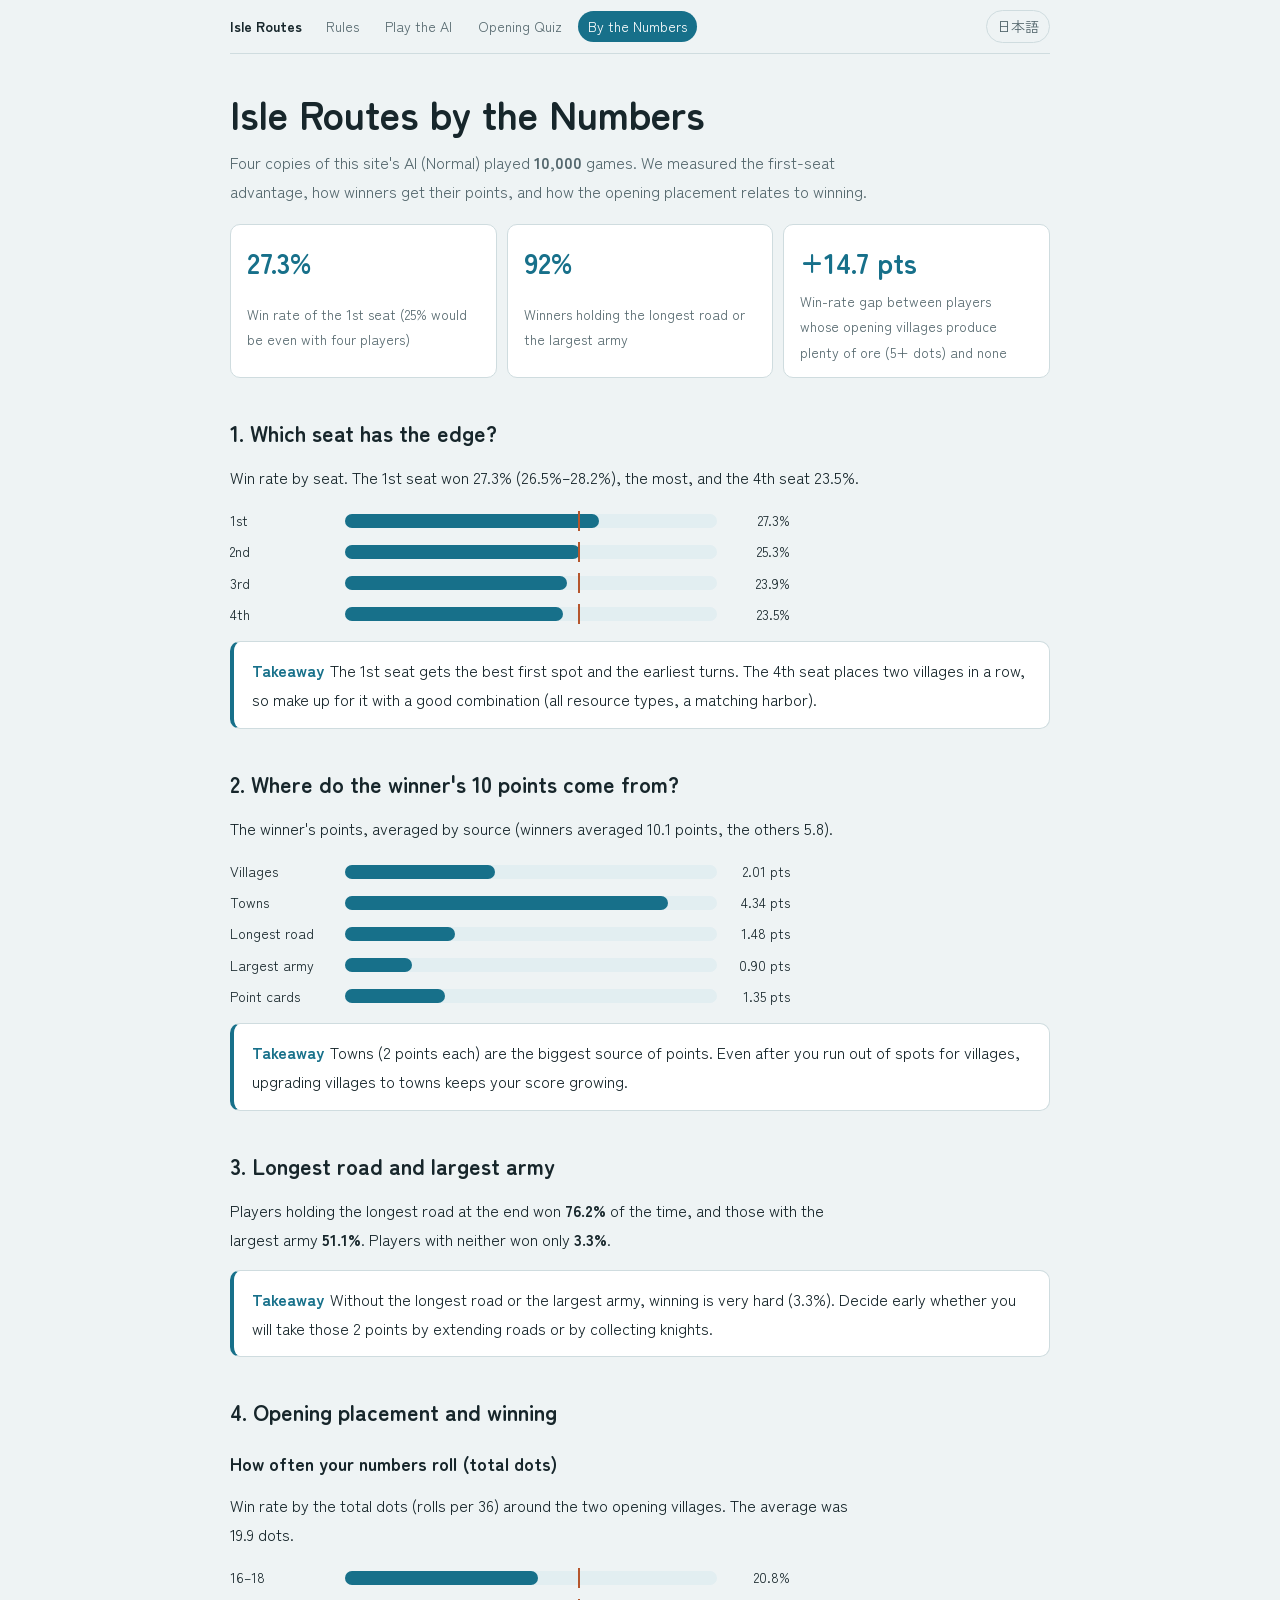
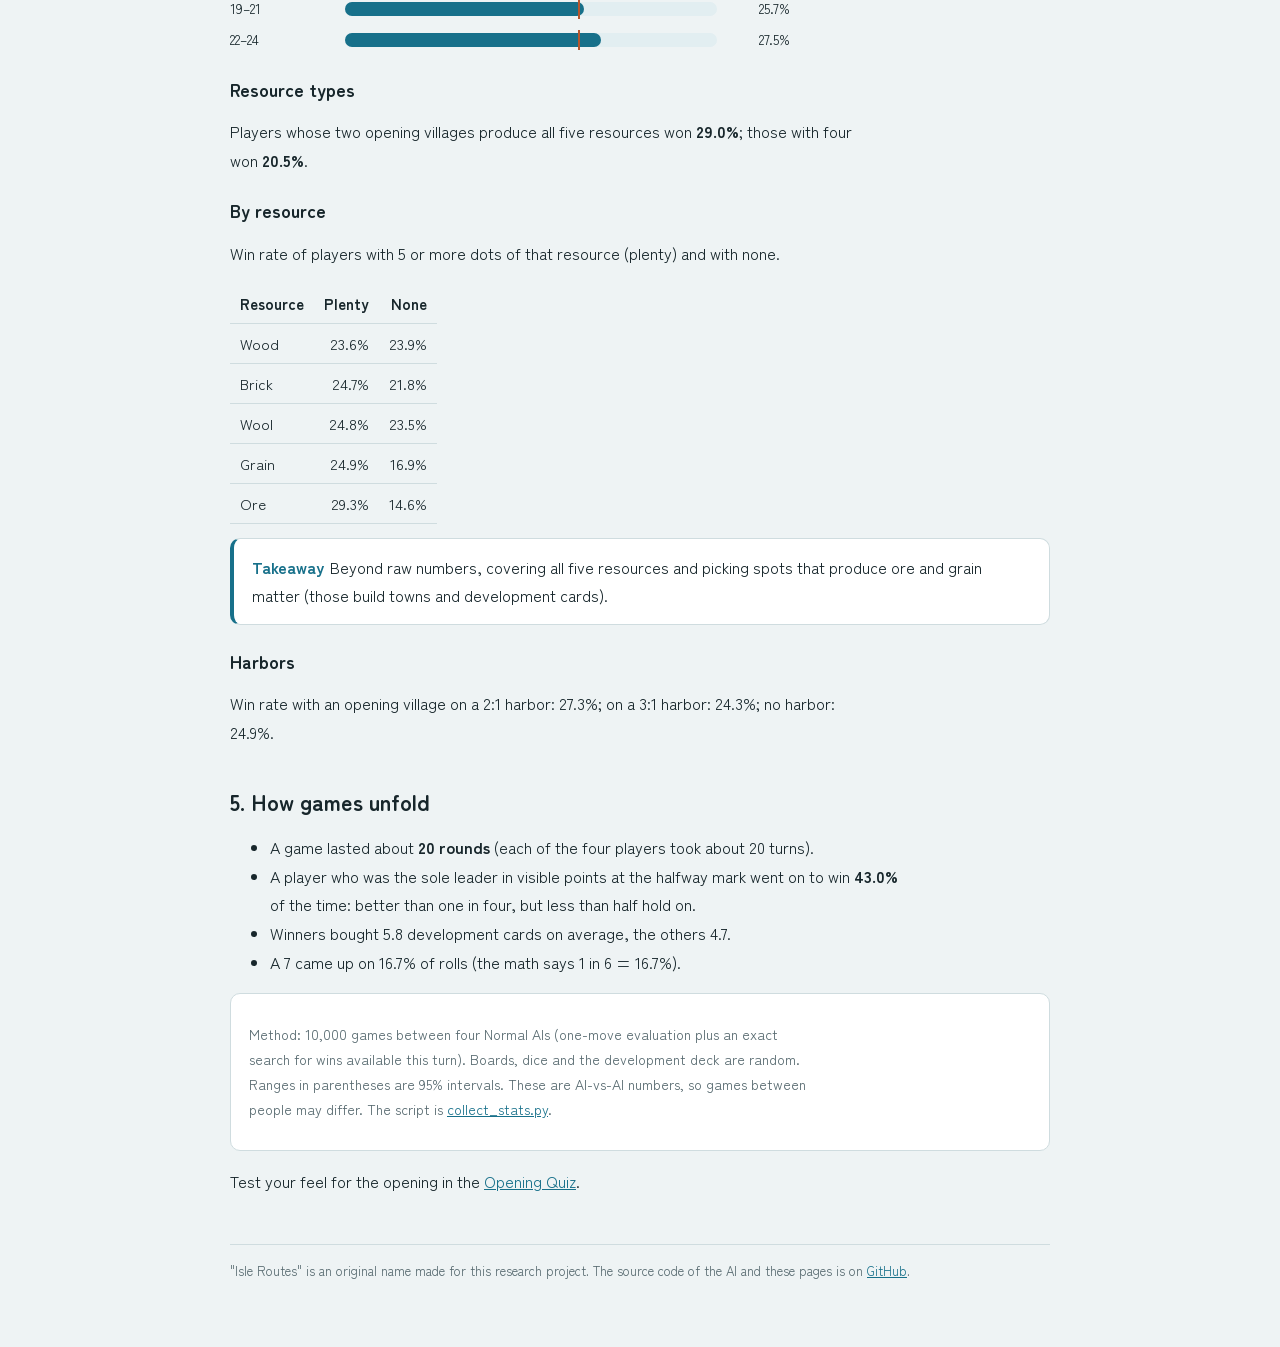
<file: docs/stats.html>
<!doctype html>
<html lang="ja">
<head>
<meta charset="utf-8">
<meta name="viewport" content="width=device-width, initial-scale=1">
<title>データで見る | 島の交易路</title>
<meta name="description" content="AI どうしの対局から測った「島の交易路」の数字: 先手の有利さ、勝つ人の点の取り方、最長の道と最大の騎士、はじめの置き方と勝ちやすさ。">
<link rel="preconnect" href="https://fonts.googleapis.com"><link rel="preconnect" href="https://fonts.gstatic.com" crossorigin><link rel="stylesheet" href="https://fonts.googleapis.com/css2?family=Zen+Kaku+Gothic+New:wght@400;500;700&family=Zen+Maru+Gothic:wght@700&display=swap">
<style>:root {
  --bg: #eef3f4; --paper: #ffffff; --ink: #17262b; --muted: #55686e; --line: #cfdcdf;
  --accent: #17708a; --accent-ink: #ffffff; --warm: #b5562d; --soft: #e2eef1;
  --font-display: "Zen Maru Gothic", "Zen Kaku Gothic New", "Hiragino Sans", sans-serif;
  --font-body: "Zen Kaku Gothic New", "Hiragino Sans", "Yu Gothic", "Noto Sans JP", system-ui, sans-serif;
  color-scheme: light;
}
@media (prefers-color-scheme: dark) {
  :root:not([data-theme="light"]) { --bg: #10191c; --paper: #182428; --ink: #e3ecee; --muted: #9db0b5; --line: #2b3b40; --accent: #5cc0d8; --accent-ink: #0d1a1d; --warm: #e58a62; --soft: #1e3036; color-scheme: dark; }
}
:root[data-theme="dark"] { --bg: #10191c; --paper: #182428; --ink: #e3ecee; --muted: #9db0b5; --line: #2b3b40; --accent: #5cc0d8; --accent-ink: #0d1a1d; --warm: #e58a62; --soft: #1e3036; color-scheme: dark; }
* { box-sizing: border-box; }
body { margin: 0; background: var(--bg); color: var(--ink); font-family: var(--font-body); font-size: 16px; line-height: 1.8; padding: 0 16px 64px; }
.wrap { max-width: 820px; margin: 0 auto; }
h1, h2, h3 { font-family: var(--font-display); line-height: 1.35; word-break: auto-phrase; }
h1 { font-size: clamp(28px, 6vw, 40px); margin: 32px 0 8px; }
h2 { font-size: 22px; margin: 40px 0 8px; }
h3 { font-size: 18px; margin: 24px 0 4px; }
a { color: var(--accent); }
p, li { max-width: 40em; }
.lede { color: var(--muted); margin-top: 0; }
.note { font-size: 14px; color: var(--muted); }
.box { background: var(--paper); border: 1px solid var(--line); border-radius: 10px; padding: 14px 18px; margin: 14px 0; }
.lesson { border-left: 4px solid var(--accent); }
.lesson .k { display: inline-block; font-weight: 700; color: var(--accent); margin-right: 6px; }
table { border-collapse: collapse; font-size: 15px; }
th, td { border-bottom: 1px solid var(--line); padding: 6px 10px; text-align: left; }
.scroll { overflow-x: auto; }
nav.site { display: flex; flex-wrap: wrap; gap: 4px 6px; align-items: center; padding: 10px 0; border-bottom: 1px solid var(--line); font-size: 14px; }
nav.site .home { font-weight: 700; margin-right: 8px; color: var(--ink); text-decoration: none; }
nav.site a.p { color: var(--muted); text-decoration: none; padding: 3px 10px; border-radius: 999px; }
nav.site a.p:hover, nav.site a.p:focus-visible { color: var(--ink); background: var(--paper); outline: none; }
nav.site a.p[aria-current="page"] { color: var(--accent-ink); background: var(--accent); }
nav.site a.lang { margin-left: auto; border: 1px solid var(--line); }
@media (pointer: coarse), (max-width: 600px) { nav.site a { min-height: 44px; display: inline-flex; align-items: center; } }
footer.site { margin-top: 48px; padding-top: 14px; border-top: 1px solid var(--line); font-size: 13px; color: var(--muted); }
.kpis { display: grid; grid-template-columns: repeat(auto-fit, minmax(200px, 1fr)); gap: 10px; margin: 18px 0; }
.kpi { background: var(--paper); border: 1px solid var(--line); border-radius: 10px; padding: 12px 16px; display: grid; gap: 2px; }
.kpi b { font-family: var(--font-display); font-size: 28px; color: var(--accent); }
.kpi span { font-size: 14px; color: var(--muted); }
.bars { display: grid; gap: 6px; margin: 12px 0; max-width: 560px; }
.bar-row { display: grid; grid-template-columns: 7.5em 1fr 4.5em; gap: 10px; align-items: center; font-size: 14px; }
.bar { position: relative; height: 14px; background: var(--soft); border-radius: 999px; }
.bar .fill { display: block; height: 100%; border-radius: 999px; background: var(--accent); }
.bar .ref { position: absolute; top: -3px; bottom: -3px; width: 2px; background: var(--warm); }
.bar-val { text-align: right; font-variant-numeric: tabular-nums; }
table.res td:not(:first-child), table.res th:not(:first-child) { text-align: right; font-variant-numeric: tabular-nums; }
</style>
<link rel="alternate" hreflang="ja" href="https://satou-aaaaa.github.io/isle-routes-research/stats.html"><link rel="alternate" hreflang="en" href="https://satou-aaaaa.github.io/isle-routes-research/en/stats.html"><link rel="alternate" hreflang="x-default" href="https://satou-aaaaa.github.io/isle-routes-research/en/stats.html">
<script>(function(){var K="site-lang",cur="ja",alt="en/stats.html",s=null;try{s=localStorage.getItem(K)}catch(e){}if(!/bot|crawl|spider|slurp|lighthouse/i.test(navigator.userAgent)){var l=(navigator.languages&&navigator.languages[0])||navigator.language||'';var want=s||(/^ja\b/i.test(l)?'ja':'en');if(want!==cur){location.replace(alt+location.search+location.hash);return}}document.addEventListener('click',function(e){var a=e.target.closest&&e.target.closest('a[data-lang]');if(a)try{localStorage.setItem(K,a.getAttribute('data-lang'))}catch(e){}})})();</script>
</head>
<body>
<div class="wrap">
<nav class="site" aria-label="サイト内のページ"><a class="home" href="index.html">島の交易路</a><a class="p" href="rules.html">ルール入門</a><a class="p" href="play.html">AIと対戦</a><a class="p" href="quiz.html">初期配置クイズ</a><a class="p" href="stats.html" aria-current="page">データで見る</a><a class="p lang" href="en/stats.html" hreflang="en" lang="en" data-lang="en" title="Switch to English">English</a></nav>
<h1>データで見る島の交易路</h1>
<p class="lede">このサイトのAI（ふつう）4人に<b>10,000</b>局を打たせて、先手の有利さ、勝つ人の点の取り方、はじめの置き方と勝ちやすさの関係を測りました。</p>

<div class="kpis">
  <div class="kpi"><b>27.3%</b><span>1番手の勝率（4人なので平等なら25%）</span></div>
  <div class="kpi"><b>92%</b><span>勝った人が最長の道か最大の騎士を持っていた割合</span></div>
  <div class="kpi"><b>+14.7ポイント</b><span>はじめの村で鉱石が多い人（点5以上）と出ない人の勝率の差</span></div>
</div>

<h2>1. 何番手が有利？</h2>
<p>席ごとの勝率です。1番手が27.3%（26.5%–28.2%）で一番勝ち、4番手は23.5%でした。</p>
<div class="bars"><div class="bar-row"><span class="bar-name">1番手</span><span class="bar"><span class="fill" style="width:68.3%"></span><span class="ref" style="left:62.5%"></span></span><span class="bar-val">27.3%</span></div><div class="bar-row"><span class="bar-name">2番手</span><span class="bar"><span class="fill" style="width:63.2%"></span><span class="ref" style="left:62.5%"></span></span><span class="bar-val">25.3%</span></div><div class="bar-row"><span class="bar-name">3番手</span><span class="bar"><span class="fill" style="width:59.7%"></span><span class="ref" style="left:62.5%"></span></span><span class="bar-val">23.9%</span></div><div class="bar-row"><span class="bar-name">4番手</span><span class="bar"><span class="fill" style="width:58.7%"></span><span class="ref" style="left:62.5%"></span></span><span class="bar-val">23.5%</span></div></div>
<div class="box lesson"><span class="k">学び</span>1番手は最初の村を一番よい場所に置けて、手番も一番早く回ってきます。4番手は2つの村を続けて置けるので、2つの組み合わせ（種類のそろい・港）で取り返しましょう。</div>

<h2>2. 勝った人の10点はどこから？</h2>
<p>勝った人の点を、もとになったものごとに平均しました（勝った人の平均は10.1点、負けた人は5.8点）。</p>
<div class="bars"><div class="bar-row"><span class="bar-name">村</span><span class="bar"><span class="fill" style="width:40.2%"></span></span><span class="bar-val">2.01点</span></div><div class="bar-row"><span class="bar-name">街</span><span class="bar"><span class="fill" style="width:86.8%"></span></span><span class="bar-val">4.34点</span></div><div class="bar-row"><span class="bar-name">最長の道</span><span class="bar"><span class="fill" style="width:29.6%"></span></span><span class="bar-val">1.48点</span></div><div class="bar-row"><span class="bar-name">最大の騎士</span><span class="bar"><span class="fill" style="width:18.0%"></span></span><span class="bar-val">0.90点</span></div><div class="bar-row"><span class="bar-name">得点カード</span><span class="bar"><span class="fill" style="width:27.0%"></span></span><span class="bar-val">1.35点</span></div></div>
<div class="box lesson"><span class="k">学び</span>街（2点）が一番大きな点のもとです。村を建てる場所が尽きたあとも、村を街に建て替えれば点を伸ばせます。</div>

<h2>3. 最長の道と最大の騎士</h2>
<p>終局で最長の道を持っていた人の勝率は<b>76.2%</b>、最大の騎士を持っていた人は<b>51.1%</b>でした。どちらも持っていなかった人が勝ったのは<b>3.3%</b>だけです。</p>
<div class="box lesson"><span class="k">学び</span>最長の道か最大の騎士のどちらかがないと、勝つのはとても難しい（3.3%）。道を延ばすか騎士を集めるか、どちらで2点を取るかを早めに決めましょう。</div>

<h2>4. はじめの置き方と勝ちやすさ</h2>
<h3>出やすさ（点の合計）</h3>
<p>はじめの2つの村のまわりの数字の「点」（36回あたりに出る回数）の合計ごとの勝率です。平均は19.9点でした。</p>
<div class="bars"><div class="bar-row"><span class="bar-name">16–18</span><span class="bar"><span class="fill" style="width:51.9%"></span><span class="ref" style="left:62.5%"></span></span><span class="bar-val">20.8%</span></div><div class="bar-row"><span class="bar-name">19–21</span><span class="bar"><span class="fill" style="width:64.3%"></span><span class="ref" style="left:62.5%"></span></span><span class="bar-val">25.7%</span></div><div class="bar-row"><span class="bar-name">22–24</span><span class="bar"><span class="fill" style="width:68.8%"></span><span class="ref" style="left:62.5%"></span></span><span class="bar-val">27.5%</span></div></div>
<h3>資源の種類</h3>
<p>はじめの2つの村で5種類の資源がすべて出る人の勝率は<b>29.0%</b>、4種類の人は<b>20.5%</b>でした。</p>
<h3>資源ごと</h3>
<p>その資源の点が5以上の人（多い）と、まったく出ない人（なし）の勝率です。</p>
<div class="scroll"><table class="res"><tr><th>資源</th><th>多い</th><th>なし</th></tr><tr><td>木材</td><td>23.6%</td><td>23.9%</td></tr><tr><td>れんが</td><td>24.7%</td><td>21.8%</td></tr><tr><td>羊毛</td><td>24.8%</td><td>23.5%</td></tr><tr><td>小麦</td><td>24.9%</td><td>16.9%</td></tr><tr><td>鉱石</td><td>29.3%</td><td>14.6%</td></tr></table></div>
<div class="box lesson"><span class="k">学び</span>点の合計を増やすだけでなく、5種類をそろえることと、鉱石と小麦が出る場所を選ぶことが勝ちやすさに効いています（街と発展カードに要る資源です）。</div>
<h3>港</h3>
<p>はじめの村が2:1の港にある人の勝率は27.3%、3:1の港は24.3%、港なしは24.9%でした。</p>

<h2>5. ゲームの流れ</h2>
<ul>
  <li>1局はおよそ<b>20巡</b>（4人がそれぞれ20回ずつ手番をする）で決着しました。</li>
  <li>折り返し（全手番の半分）の時点で、見えている点が1人だけ一番多かった人が勝ったのは<b>43.0%</b>でした。4人に1人より高いものの、半分も逃げ切れません。</li>
  <li>発展カードを買った数は、勝った人が平均5.8枚、負けた人が4.7枚でした。</li>
  <li>7が出たのはサイコロの16.7%でした（計算どおりなら6回に1回＝16.7%）。</li>
</ul>

<div class="box note-box">
  <p class="note">測り方: AI（ふつう＝1手先の評価＋この手番で勝てる筋の読み切り）4人の対局 10,000 局。盤・サイコロ・発展カードの山はランダム。カッコの範囲は95%の確からしさの幅です。AIどうしの数字なので、人どうしの対局では違うこともあります。集計のプログラムは <a href="https://github.com/satou-aaaaa/isle-routes-research/blob/main/scripts/collect_stats.py">collect_stats.py</a>。</p>
</div>
<p>はじめの置き方の感覚は、<a href="quiz.html">初期配置クイズ</a>で試せます。</p>

<footer class="site">「島の交易路」はこの研究のためのオリジナルの名前です。AI とページのソースは <a href="https://github.com/satou-aaaaa/isle-routes-research">GitHub</a> にあります。</footer>
</div>
</body>
</html>
</file>
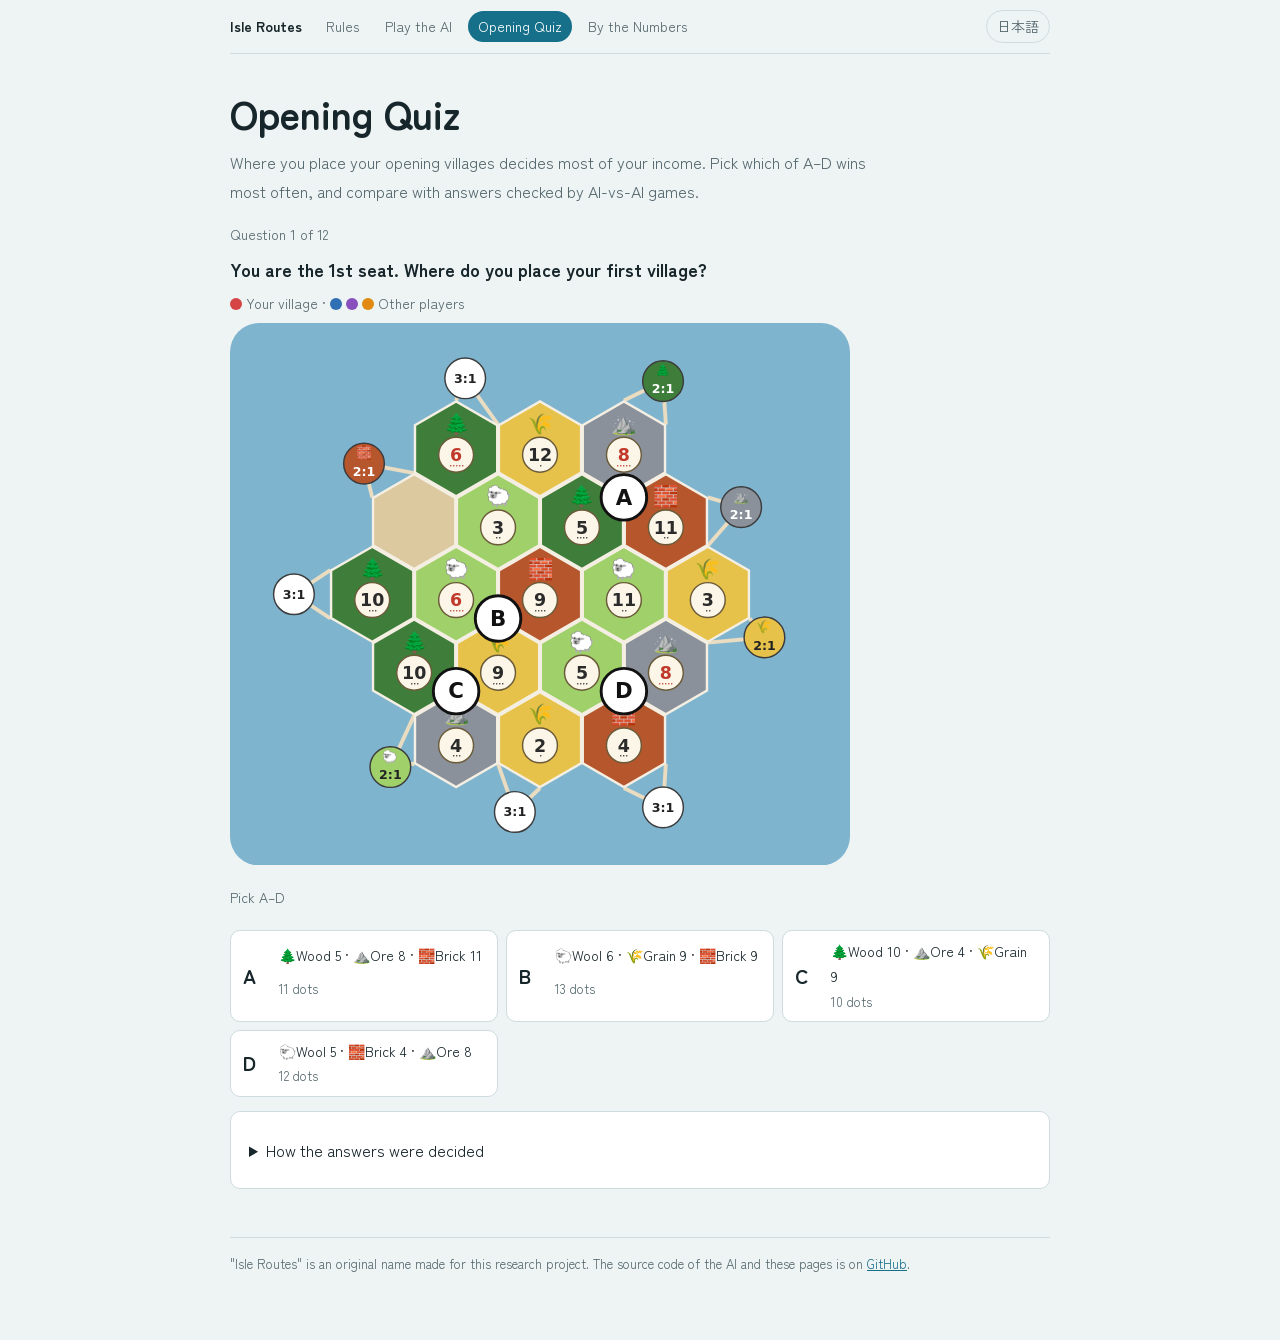
<file: docs/en/quiz.html>
<!doctype html>
<html lang="en">
<head>
<meta charset="utf-8">
<meta name="viewport" content="width=device-width, initial-scale=1">
<title>Opening Quiz | Isle Routes</title>
<meta name="description" content="Where should your opening village go? An Isle Routes quiz with answers checked by AI-vs-AI games.">
<link rel="preconnect" href="https://fonts.googleapis.com"><link rel="preconnect" href="https://fonts.gstatic.com" crossorigin><link rel="stylesheet" href="https://fonts.googleapis.com/css2?family=Zen+Kaku+Gothic+New:wght@400;500;700&family=Zen+Maru+Gothic:wght@700&display=swap">
<style>:root {
  --bg: #eef3f4; --paper: #ffffff; --ink: #17262b; --muted: #55686e; --line: #cfdcdf;
  --accent: #17708a; --accent-ink: #ffffff; --warm: #b5562d; --soft: #e2eef1;
  --font-display: "Zen Maru Gothic", "Zen Kaku Gothic New", "Hiragino Sans", sans-serif;
  --font-body: "Zen Kaku Gothic New", "Hiragino Sans", "Yu Gothic", "Noto Sans JP", system-ui, sans-serif;
  color-scheme: light;
}
@media (prefers-color-scheme: dark) {
  :root:not([data-theme="light"]) { --bg: #10191c; --paper: #182428; --ink: #e3ecee; --muted: #9db0b5; --line: #2b3b40; --accent: #5cc0d8; --accent-ink: #0d1a1d; --warm: #e58a62; --soft: #1e3036; color-scheme: dark; }
}
:root[data-theme="dark"] { --bg: #10191c; --paper: #182428; --ink: #e3ecee; --muted: #9db0b5; --line: #2b3b40; --accent: #5cc0d8; --accent-ink: #0d1a1d; --warm: #e58a62; --soft: #1e3036; color-scheme: dark; }
* { box-sizing: border-box; }
body { margin: 0; background: var(--bg); color: var(--ink); font-family: var(--font-body); font-size: 16px; line-height: 1.8; padding: 0 16px 64px; }
.wrap { max-width: 820px; margin: 0 auto; }
h1, h2, h3 { font-family: var(--font-display); line-height: 1.35; word-break: auto-phrase; }
h1 { font-size: clamp(28px, 6vw, 40px); margin: 32px 0 8px; }
h2 { font-size: 22px; margin: 40px 0 8px; }
h3 { font-size: 18px; margin: 24px 0 4px; }
a { color: var(--accent); }
p, li { max-width: 40em; }
.lede { color: var(--muted); margin-top: 0; }
.note { font-size: 14px; color: var(--muted); }
.box { background: var(--paper); border: 1px solid var(--line); border-radius: 10px; padding: 14px 18px; margin: 14px 0; }
.lesson { border-left: 4px solid var(--accent); }
.lesson .k { display: inline-block; font-weight: 700; color: var(--accent); margin-right: 6px; }
table { border-collapse: collapse; font-size: 15px; }
th, td { border-bottom: 1px solid var(--line); padding: 6px 10px; text-align: left; }
.scroll { overflow-x: auto; }
nav.site { display: flex; flex-wrap: wrap; gap: 4px 6px; align-items: center; padding: 10px 0; border-bottom: 1px solid var(--line); font-size: 14px; }
nav.site .home { font-weight: 700; margin-right: 8px; color: var(--ink); text-decoration: none; }
nav.site a.p { color: var(--muted); text-decoration: none; padding: 3px 10px; border-radius: 999px; }
nav.site a.p:hover, nav.site a.p:focus-visible { color: var(--ink); background: var(--paper); outline: none; }
nav.site a.p[aria-current="page"] { color: var(--accent-ink); background: var(--accent); }
nav.site a.lang { margin-left: auto; border: 1px solid var(--line); }
@media (pointer: coarse), (max-width: 600px) { nav.site a { min-height: 44px; display: inline-flex; align-items: center; } }
footer.site { margin-top: 48px; padding-top: 14px; border-top: 1px solid var(--line); font-size: 13px; color: var(--muted); }
.quiz { display: grid; gap: 6px; }
.qno { margin: 0; color: var(--muted); font-size: 14px; }
.qask { margin: 0; font-weight: 700; font-size: 18px; }
.qlegend { margin: 0; }
#qboard { width: 100%; max-width: 620px; max-height: 70vh; height: auto; display: block; }
#qboard .sea { fill: #7fb4cf; }
#qboard polygon { stroke: #f4efe2; stroke-width: .05; }
#qboard .hex-icon { font-size: .42px; text-anchor: middle; }
#qboard .chip { fill: #fbf6e8; stroke: #6b5b3a; stroke-width: .03; }
#qboard .num { font-size: .36px; font-weight: 700; text-anchor: middle; fill: #2b2b2b; font-family: system-ui, sans-serif; }
#qboard .num.hot, #qboard .pips.hot { fill: #c0392b; }
#qboard .pips { font-size: .2px; text-anchor: middle; fill: #2b2b2b; }
#qboard .pier { stroke: #e9dcc0; stroke-width: .08; }
#qboard .port { stroke: #3c3c3c; stroke-width: .03; }
#qboard .port-t { font-size: .26px; font-weight: 700; text-anchor: middle; fill: #fff; font-family: system-ui, sans-serif; }
#qboard .port-t.dark { fill: #222; }
#qboard .port-i { font-size: .26px; text-anchor: middle; }
#qboard .road { stroke-width: .16; stroke-linecap: round; }
#qboard .bld { stroke: #fff; stroke-width: .05; }
#qboard .bld.mine { stroke: #111; stroke-width: .07; }
#qboard .choice { cursor: pointer; }
#qboard .choice circle { fill: #fff; stroke: #111; stroke-width: .06; }
#qboard .choice text { font-size: .44px; font-weight: 700; text-anchor: middle; fill: #111; font-family: system-ui, sans-serif; }
#qboard .choice:hover circle, #qboard .choice:focus circle { fill: #ffe066; }
#qboard .choice:focus { outline: none; }
#qboard .choice.right circle { fill: #2e9e5b; }
#qboard .choice.right text { fill: #fff; }
#qboard .choice.wrong circle { fill: #d64545; }
#qboard .choice.wrong text { fill: #fff; }
#qboard .choice.dim { opacity: .6; }
.dot { display: inline-block; width: 12px; height: 12px; border-radius: 50%; margin-right: 4px; vertical-align: -1px; }
.choices { display: grid; gap: 8px; grid-template-columns: repeat(auto-fit, minmax(240px, 1fr)); }
.opt { font: inherit; text-align: left; display: grid; grid-template-columns: 28px 1fr; gap: 0 8px; align-items: center; min-height: 56px; padding: 8px 12px; border: 1px solid var(--line); border-radius: 10px; background: var(--paper); color: var(--ink); cursor: pointer; }
.opt b { grid-row: span 3; font-size: 20px; font-family: var(--font-display); }
.opt span { font-size: 14px; }
.opt small { color: var(--muted); font-size: 13px; }
.opt em { font-style: normal; font-weight: 700; font-size: 14px; }
.opt:hover, .opt:focus-visible { border-color: var(--accent); outline: none; }
.opt.right { border-color: #2e9e5b; box-shadow: inset 0 0 0 2px #2e9e5b; }
.opt.wrong { border-color: #d64545; box-shadow: inset 0 0 0 2px #d64545; }
.opt.dim { opacity: .7; }
.opt:disabled { cursor: default; }
.verdict { font-weight: 700; font-size: 20px; margin: 12px 0 0; }
.verdict.ok { color: #2e9e5b; }
.verdict.ng { color: #d64545; }
.score { font-weight: 700; }
button.primary { font: inherit; min-height: 44px; padding: 6px 18px; border-radius: 8px; border: 1px solid var(--accent); background: var(--accent); color: var(--accent-ink); font-weight: 700; cursor: pointer; }
summary { cursor: pointer; padding-block: 10px; }
</style>
<link rel="alternate" hreflang="ja" href="https://satou-aaaaa.github.io/isle-routes-research/quiz.html"><link rel="alternate" hreflang="en" href="https://satou-aaaaa.github.io/isle-routes-research/en/quiz.html"><link rel="alternate" hreflang="x-default" href="https://satou-aaaaa.github.io/isle-routes-research/en/quiz.html">
<script>(function(){var K="site-lang",cur="en",alt="../quiz.html",s=null;try{s=localStorage.getItem(K)}catch(e){}if(!/bot|crawl|spider|slurp|lighthouse/i.test(navigator.userAgent)){var l=(navigator.languages&&navigator.languages[0])||navigator.language||'';var want=s||(/^ja\b/i.test(l)?'ja':'en');if(want!==cur){location.replace(alt+location.search+location.hash);return}}document.addEventListener('click',function(e){var a=e.target.closest&&e.target.closest('a[data-lang]');if(a)try{localStorage.setItem(K,a.getAttribute('data-lang'))}catch(e){}})})();</script>
</head>
<body>
<div class="wrap">
<nav class="site" aria-label="Site pages"><a class="home" href="index.html">Isle Routes</a><a class="p" href="rules.html">Rules</a><a class="p" href="play.html">Play the AI</a><a class="p" href="quiz.html" aria-current="page">Opening Quiz</a><a class="p" href="stats.html">By the Numbers</a><a class="p lang" href="../quiz.html" hreflang="ja" lang="ja" data-lang="ja" title="日本語に切り替え">日本語</a></nav>
<h1 id="qtop">Opening Quiz</h1>
<p class="lede">Where you place your opening villages decides most of your income. Pick which of A–D wins most often, and compare with answers checked by AI-vs-AI games.</p>
<section class="quiz">
  <p class="qno" id="qno"></p>
  <p class="qask" id="qask"></p>
  <p class="qlegend note" id="qlegend"></p>
  <svg id="qboard" viewBox="-6.4 -5.6 12.8 11.2" role="img" aria-label="The quiz board"></svg>
  <p class="note" id="qhint"></p>
  <div id="qchoices" class="choices"></div>
  <div id="qresult" hidden></div>
</section>
<details class="box">
  <summary>How the answers were decided</summary>
  <p>Four Normal AIs play the opening up to the quiz position. For each of the AI's top-rated spots, we placed the village there and let the AIs play hundreds of games to the end, then compared that seat's win rate. The choices are the spot that won most and spots that won <b>clearly</b> less (by more than twice the measurement noise).</p>
  <p class="note">These are AI-vs-AI win rates, so answers may differ between people. For how numbers and resources work see <a href="rules.html">Rules</a>, and for overall trends see <a href="stats.html">By the Numbers</a>.</p>
</details>

<footer class="site">"Isle Routes" is an original name made for this research project. The source code of the AI and these pages is on <a href="https://github.com/satou-aaaaa/isle-routes-research">GitHub</a>.</footer>
</div>
<script src="../quiz_data.js"></script>
<script src="../quiz.js"></script>
</body>
</html>
</file>
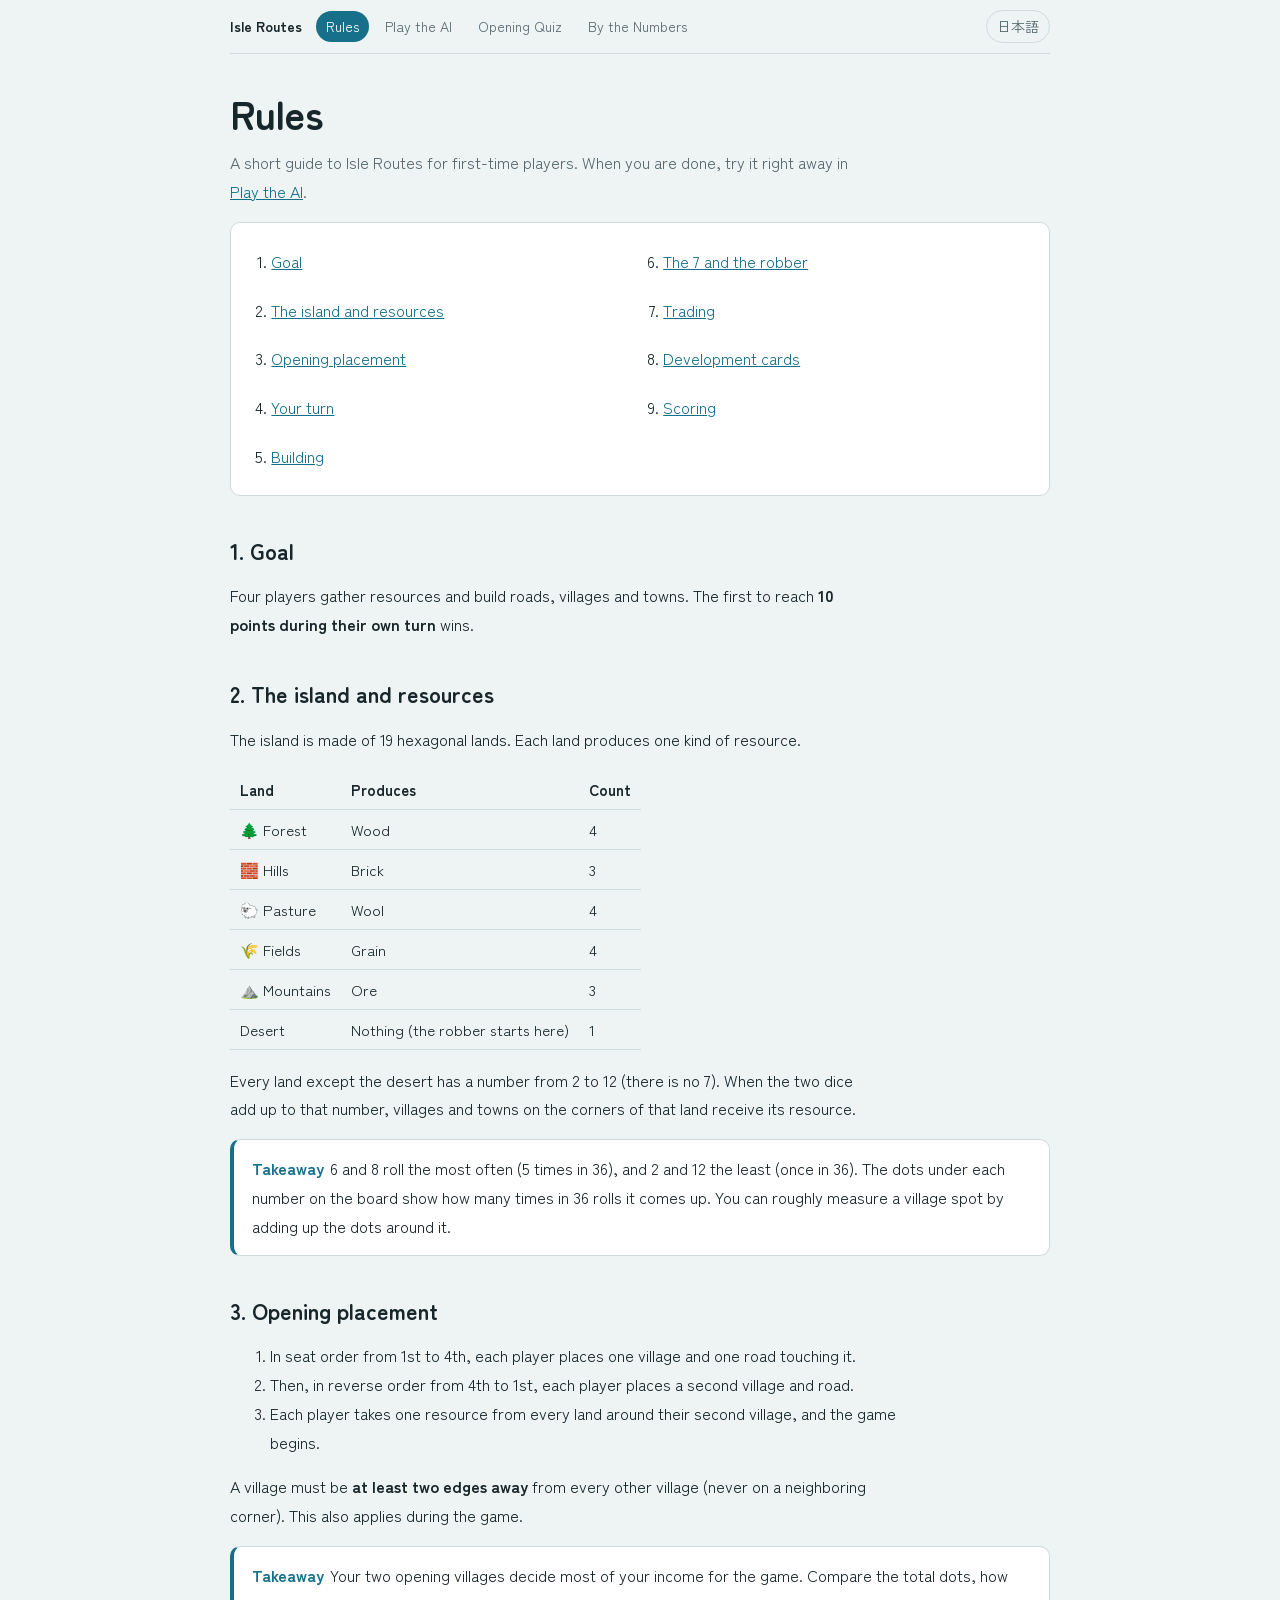
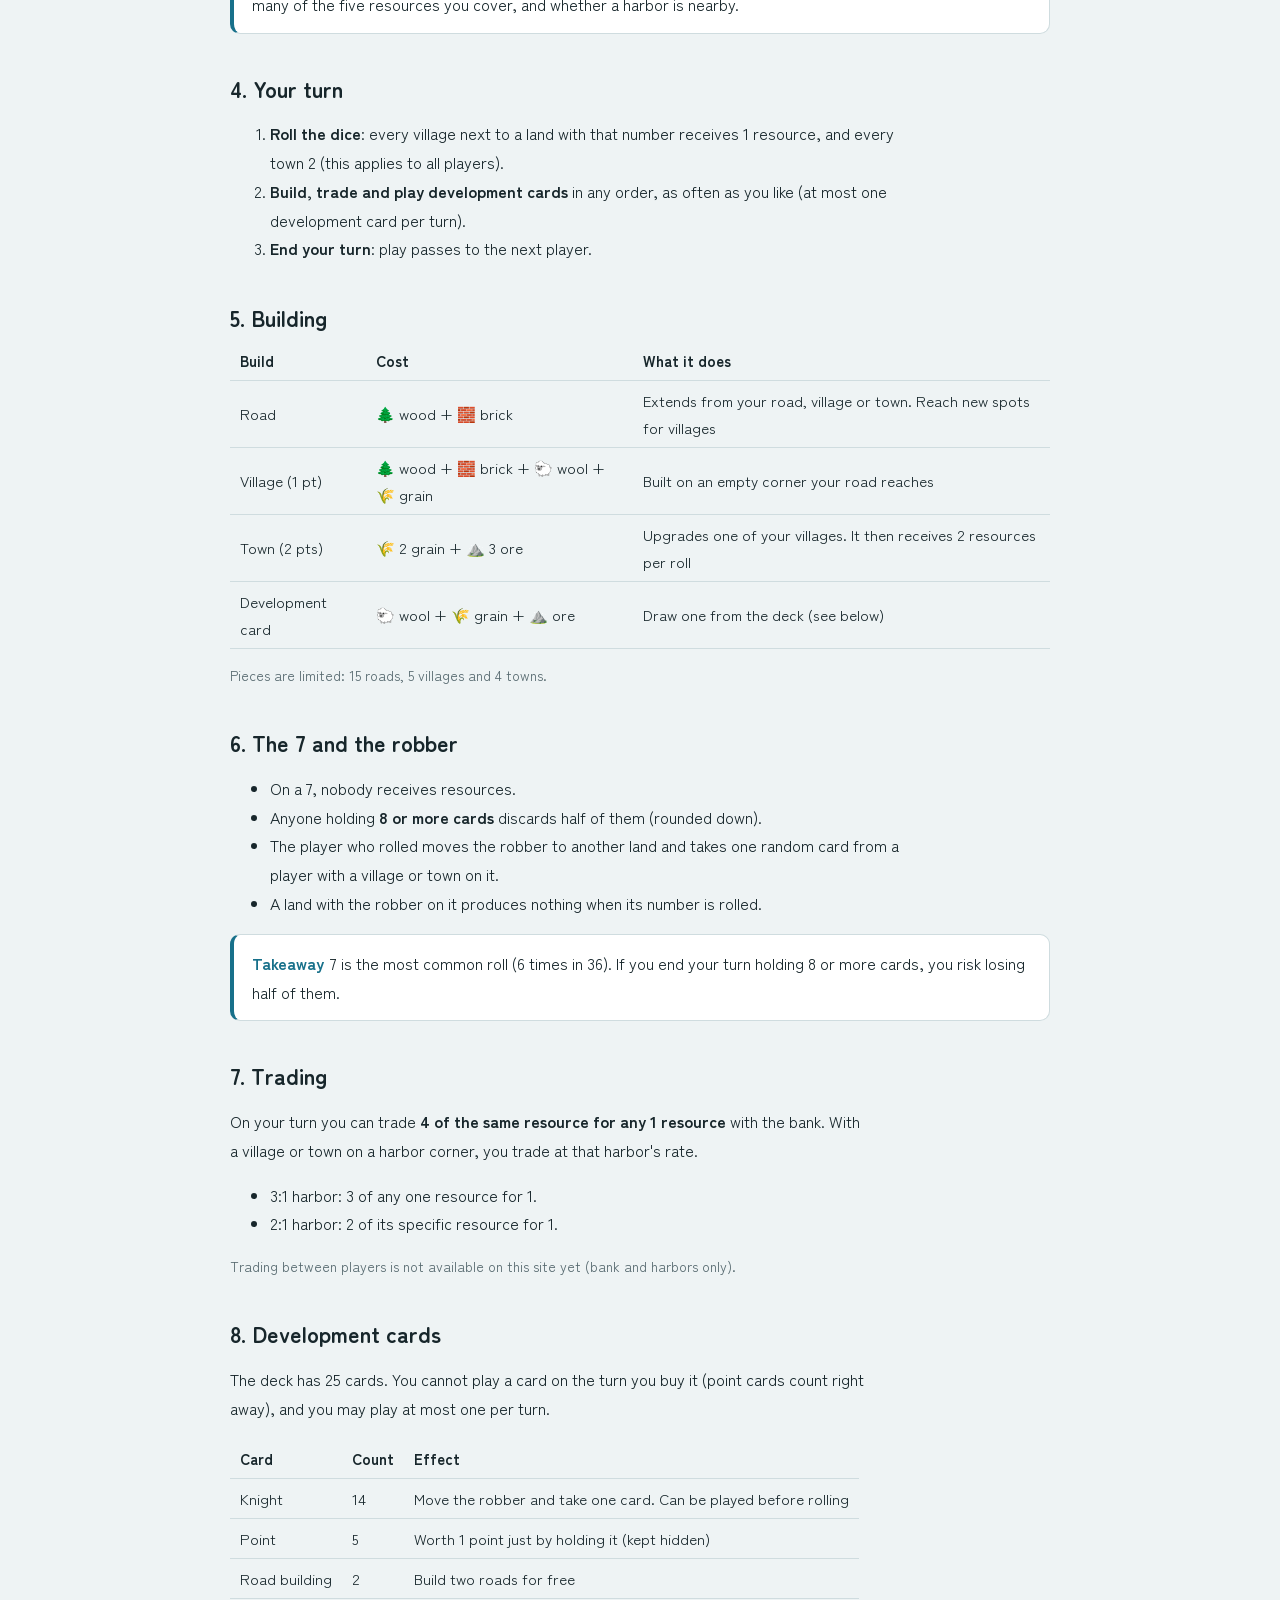
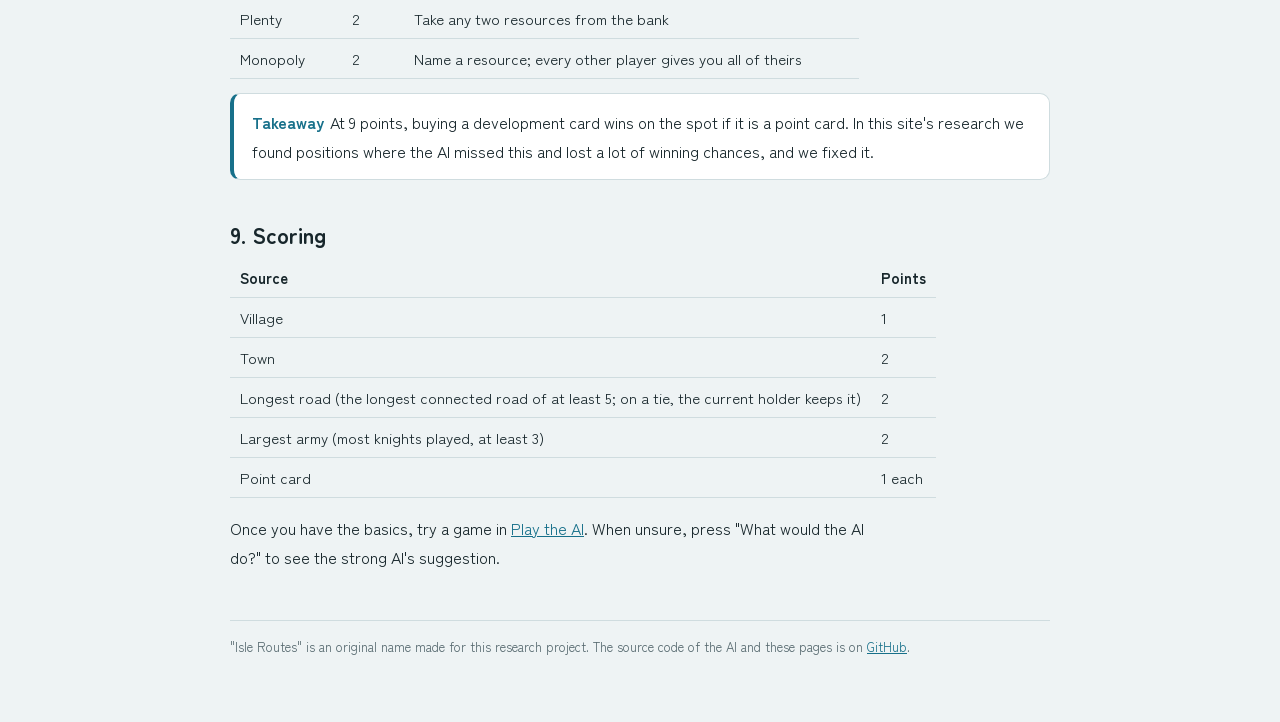
<file: docs/en/rules.html>
<!doctype html>
<html lang="en">
<head>
<meta charset="utf-8">
<meta name="viewport" content="width=device-width, initial-scale=1">
<title>Rules | Isle Routes</title>
<meta name="description" content="How to play Isle Routes: the island and its resources, the opening placement, the turn, building costs, the 7 and the robber, trading, development cards and scoring.">
<link rel="preconnect" href="https://fonts.googleapis.com"><link rel="preconnect" href="https://fonts.gstatic.com" crossorigin><link rel="stylesheet" href="https://fonts.googleapis.com/css2?family=Zen+Kaku+Gothic+New:wght@400;500;700&family=Zen+Maru+Gothic:wght@700&display=swap">
<style>:root {
  --bg: #eef3f4; --paper: #ffffff; --ink: #17262b; --muted: #55686e; --line: #cfdcdf;
  --accent: #17708a; --accent-ink: #ffffff; --warm: #b5562d; --soft: #e2eef1;
  --font-display: "Zen Maru Gothic", "Zen Kaku Gothic New", "Hiragino Sans", sans-serif;
  --font-body: "Zen Kaku Gothic New", "Hiragino Sans", "Yu Gothic", "Noto Sans JP", system-ui, sans-serif;
  color-scheme: light;
}
@media (prefers-color-scheme: dark) {
  :root:not([data-theme="light"]) { --bg: #10191c; --paper: #182428; --ink: #e3ecee; --muted: #9db0b5; --line: #2b3b40; --accent: #5cc0d8; --accent-ink: #0d1a1d; --warm: #e58a62; --soft: #1e3036; color-scheme: dark; }
}
:root[data-theme="dark"] { --bg: #10191c; --paper: #182428; --ink: #e3ecee; --muted: #9db0b5; --line: #2b3b40; --accent: #5cc0d8; --accent-ink: #0d1a1d; --warm: #e58a62; --soft: #1e3036; color-scheme: dark; }
* { box-sizing: border-box; }
body { margin: 0; background: var(--bg); color: var(--ink); font-family: var(--font-body); font-size: 16px; line-height: 1.8; padding: 0 16px 64px; }
.wrap { max-width: 820px; margin: 0 auto; }
h1, h2, h3 { font-family: var(--font-display); line-height: 1.35; word-break: auto-phrase; }
h1 { font-size: clamp(28px, 6vw, 40px); margin: 32px 0 8px; }
h2 { font-size: 22px; margin: 40px 0 8px; }
h3 { font-size: 18px; margin: 24px 0 4px; }
a { color: var(--accent); }
p, li { max-width: 40em; }
.lede { color: var(--muted); margin-top: 0; }
.note { font-size: 14px; color: var(--muted); }
.box { background: var(--paper); border: 1px solid var(--line); border-radius: 10px; padding: 14px 18px; margin: 14px 0; }
.lesson { border-left: 4px solid var(--accent); }
.lesson .k { display: inline-block; font-weight: 700; color: var(--accent); margin-right: 6px; }
table { border-collapse: collapse; font-size: 15px; }
th, td { border-bottom: 1px solid var(--line); padding: 6px 10px; text-align: left; }
.scroll { overflow-x: auto; }
nav.site { display: flex; flex-wrap: wrap; gap: 4px 6px; align-items: center; padding: 10px 0; border-bottom: 1px solid var(--line); font-size: 14px; }
nav.site .home { font-weight: 700; margin-right: 8px; color: var(--ink); text-decoration: none; }
nav.site a.p { color: var(--muted); text-decoration: none; padding: 3px 10px; border-radius: 999px; }
nav.site a.p:hover, nav.site a.p:focus-visible { color: var(--ink); background: var(--paper); outline: none; }
nav.site a.p[aria-current="page"] { color: var(--accent-ink); background: var(--accent); }
nav.site a.lang { margin-left: auto; border: 1px solid var(--line); }
@media (pointer: coarse), (max-width: 600px) { nav.site a { min-height: 44px; display: inline-flex; align-items: center; } }
footer.site { margin-top: 48px; padding-top: 14px; border-top: 1px solid var(--line); font-size: 13px; color: var(--muted); }
.toc ol { margin: 0; padding-left: 1.4em; columns: 2; column-gap: 24px; }
.toc li { break-inside: avoid; }
.toc a { display: inline-block; padding: 10px 0; }
@media (max-width: 480px) { .toc ol { columns: 1; } }
</style>
<link rel="alternate" hreflang="ja" href="https://satou-aaaaa.github.io/isle-routes-research/rules.html"><link rel="alternate" hreflang="en" href="https://satou-aaaaa.github.io/isle-routes-research/en/rules.html"><link rel="alternate" hreflang="x-default" href="https://satou-aaaaa.github.io/isle-routes-research/en/rules.html">
<script>(function(){var K="site-lang",cur="en",alt="../rules.html",s=null;try{s=localStorage.getItem(K)}catch(e){}if(!/bot|crawl|spider|slurp|lighthouse/i.test(navigator.userAgent)){var l=(navigator.languages&&navigator.languages[0])||navigator.language||'';var want=s||(/^ja\b/i.test(l)?'ja':'en');if(want!==cur){location.replace(alt+location.search+location.hash);return}}document.addEventListener('click',function(e){var a=e.target.closest&&e.target.closest('a[data-lang]');if(a)try{localStorage.setItem(K,a.getAttribute('data-lang'))}catch(e){}})})();</script>
</head>
<body>
<div class="wrap">
<nav class="site" aria-label="Site pages"><a class="home" href="index.html">Isle Routes</a><a class="p" href="rules.html" aria-current="page">Rules</a><a class="p" href="play.html">Play the AI</a><a class="p" href="quiz.html">Opening Quiz</a><a class="p" href="stats.html">By the Numbers</a><a class="p lang" href="../rules.html" hreflang="ja" lang="ja" data-lang="ja" title="日本語に切り替え">日本語</a></nav>
<h1>Rules</h1>
<p class="lede">A short guide to Isle Routes for first-time players. When you are done, try it right away in <a href="play.html">Play the AI</a>.</p>

<nav class="toc box" aria-label="Contents of this page">
  <ol>
    <li><a href="#goal">Goal</a></li>
    <li><a href="#board">The island and resources</a></li>
    <li><a href="#setup">Opening placement</a></li>
    <li><a href="#turn">Your turn</a></li>
    <li><a href="#build">Building</a></li>
    <li><a href="#seven">The 7 and the robber</a></li>
    <li><a href="#trade">Trading</a></li>
    <li><a href="#dev">Development cards</a></li>
    <li><a href="#points">Scoring</a></li>
  </ol>
</nav>

<h2 id="goal">1. Goal</h2>
<p>Four players gather resources and build roads, villages and towns. The first to reach <b>10 points during their own turn</b> wins.</p>

<h2 id="board">2. The island and resources</h2>
<p>The island is made of 19 hexagonal lands. Each land produces one kind of resource.</p>
<div class="scroll">
<table class="res-table">
  <tr><th>Land</th><th>Produces</th><th>Count</th></tr>
  <tr><td>🌲 Forest</td><td>Wood</td><td>4</td></tr>
  <tr><td>🧱 Hills</td><td>Brick</td><td>3</td></tr>
  <tr><td>🐑 Pasture</td><td>Wool</td><td>4</td></tr>
  <tr><td>🌾 Fields</td><td>Grain</td><td>4</td></tr>
  <tr><td>⛰️ Mountains</td><td>Ore</td><td>3</td></tr>
  <tr><td>Desert</td><td>Nothing (the robber starts here)</td><td>1</td></tr>
</table>
</div>
<p>Every land except the desert has a number from 2 to 12 (there is no 7). When the two dice add up to that number, villages and towns on the corners of that land receive its resource.</p>
<div class="box lesson"><span class="k">Takeaway</span>6 and 8 roll the most often (5 times in 36), and 2 and 12 the least (once in 36). The dots under each number on the board show how many times in 36 rolls it comes up. You can roughly measure a village spot by adding up the dots around it.</div>

<h2 id="setup">3. Opening placement</h2>
<ol>
  <li>In seat order from 1st to 4th, each player places one village and one road touching it.</li>
  <li>Then, in reverse order from 4th to 1st, each player places a second village and road.</li>
  <li>Each player takes one resource from every land around their second village, and the game begins.</li>
</ol>
<p>A village must be <b>at least two edges away</b> from every other village (never on a neighboring corner). This also applies during the game.</p>
<div class="box lesson"><span class="k">Takeaway</span>Your two opening villages decide most of your income for the game. Compare the total dots, how many of the five resources you cover, and whether a harbor is nearby.</div>

<h2 id="turn">4. Your turn</h2>
<ol>
  <li><b>Roll the dice</b>: every village next to a land with that number receives 1 resource, and every town 2 (this applies to all players).</li>
  <li><b>Build, trade and play development cards</b> in any order, as often as you like (at most one development card per turn).</li>
  <li><b>End your turn</b>: play passes to the next player.</li>
</ol>

<h2 id="build">5. Building</h2>
<div class="scroll">
<table class="cost">
  <tr><th>Build</th><th>Cost</th><th>What it does</th></tr>
  <tr><td>Road</td><td>🌲 wood + 🧱 brick</td><td>Extends from your road, village or town. Reach new spots for villages</td></tr>
  <tr><td>Village (1 pt)</td><td>🌲 wood + 🧱 brick + 🐑 wool + 🌾 grain</td><td>Built on an empty corner your road reaches</td></tr>
  <tr><td>Town (2 pts)</td><td>🌾 2 grain + ⛰️ 3 ore</td><td>Upgrades one of your villages. It then receives 2 resources per roll</td></tr>
  <tr><td>Development card</td><td>🐑 wool + 🌾 grain + ⛰️ ore</td><td>Draw one from the deck (see below)</td></tr>
</table>
</div>
<p class="note">Pieces are limited: 15 roads, 5 villages and 4 towns.</p>

<h2 id="seven">6. The 7 and the robber</h2>
<ul>
  <li>On a 7, nobody receives resources.</li>
  <li>Anyone holding <b>8 or more cards</b> discards half of them (rounded down).</li>
  <li>The player who rolled moves the robber to another land and takes one random card from a player with a village or town on it.</li>
  <li>A land with the robber on it produces nothing when its number is rolled.</li>
</ul>
<div class="box lesson"><span class="k">Takeaway</span>7 is the most common roll (6 times in 36). If you end your turn holding 8 or more cards, you risk losing half of them.</div>

<h2 id="trade">7. Trading</h2>
<p>On your turn you can trade <b>4 of the same resource for any 1 resource</b> with the bank. With a village or town on a harbor corner, you trade at that harbor's rate.</p>
<ul>
  <li>3:1 harbor: 3 of any one resource for 1.</li>
  <li>2:1 harbor: 2 of its specific resource for 1.</li>
</ul>
<p class="note">Trading between players is not available on this site yet (bank and harbors only).</p>

<h2 id="dev">8. Development cards</h2>
<p>The deck has 25 cards. You cannot play a card on the turn you buy it (point cards count right away), and you may play at most one per turn.</p>
<div class="scroll">
<table>
  <tr><th>Card</th><th>Count</th><th>Effect</th></tr>
  <tr><td>Knight</td><td>14</td><td>Move the robber and take one card. Can be played before rolling</td></tr>
  <tr><td>Point</td><td>5</td><td>Worth 1 point just by holding it (kept hidden)</td></tr>
  <tr><td>Road building</td><td>2</td><td>Build two roads for free</td></tr>
  <tr><td>Plenty</td><td>2</td><td>Take any two resources from the bank</td></tr>
  <tr><td>Monopoly</td><td>2</td><td>Name a resource; every other player gives you all of theirs</td></tr>
</table>
</div>
<div class="box lesson"><span class="k">Takeaway</span>At 9 points, buying a development card wins on the spot if it is a point card. In this site's research we found positions where the AI missed this and lost a lot of winning chances, and we fixed it.</div>

<h2 id="points">9. Scoring</h2>
<div class="scroll">
<table>
  <tr><th>Source</th><th>Points</th></tr>
  <tr><td>Village</td><td>1</td></tr>
  <tr><td>Town</td><td>2</td></tr>
  <tr><td>Longest road (the longest connected road of at least 5; on a tie, the current holder keeps it)</td><td>2</td></tr>
  <tr><td>Largest army (most knights played, at least 3)</td><td>2</td></tr>
  <tr><td>Point card</td><td>1 each</td></tr>
</table>
</div>
<p>Once you have the basics, try a game in <a href="play.html">Play the AI</a>. When unsure, press "What would the AI do?" to see the strong AI's suggestion.</p>

<footer class="site">"Isle Routes" is an original name made for this research project. The source code of the AI and these pages is on <a href="https://github.com/satou-aaaaa/isle-routes-research">GitHub</a>.</footer>
</div>
</body>
</html>
</file>
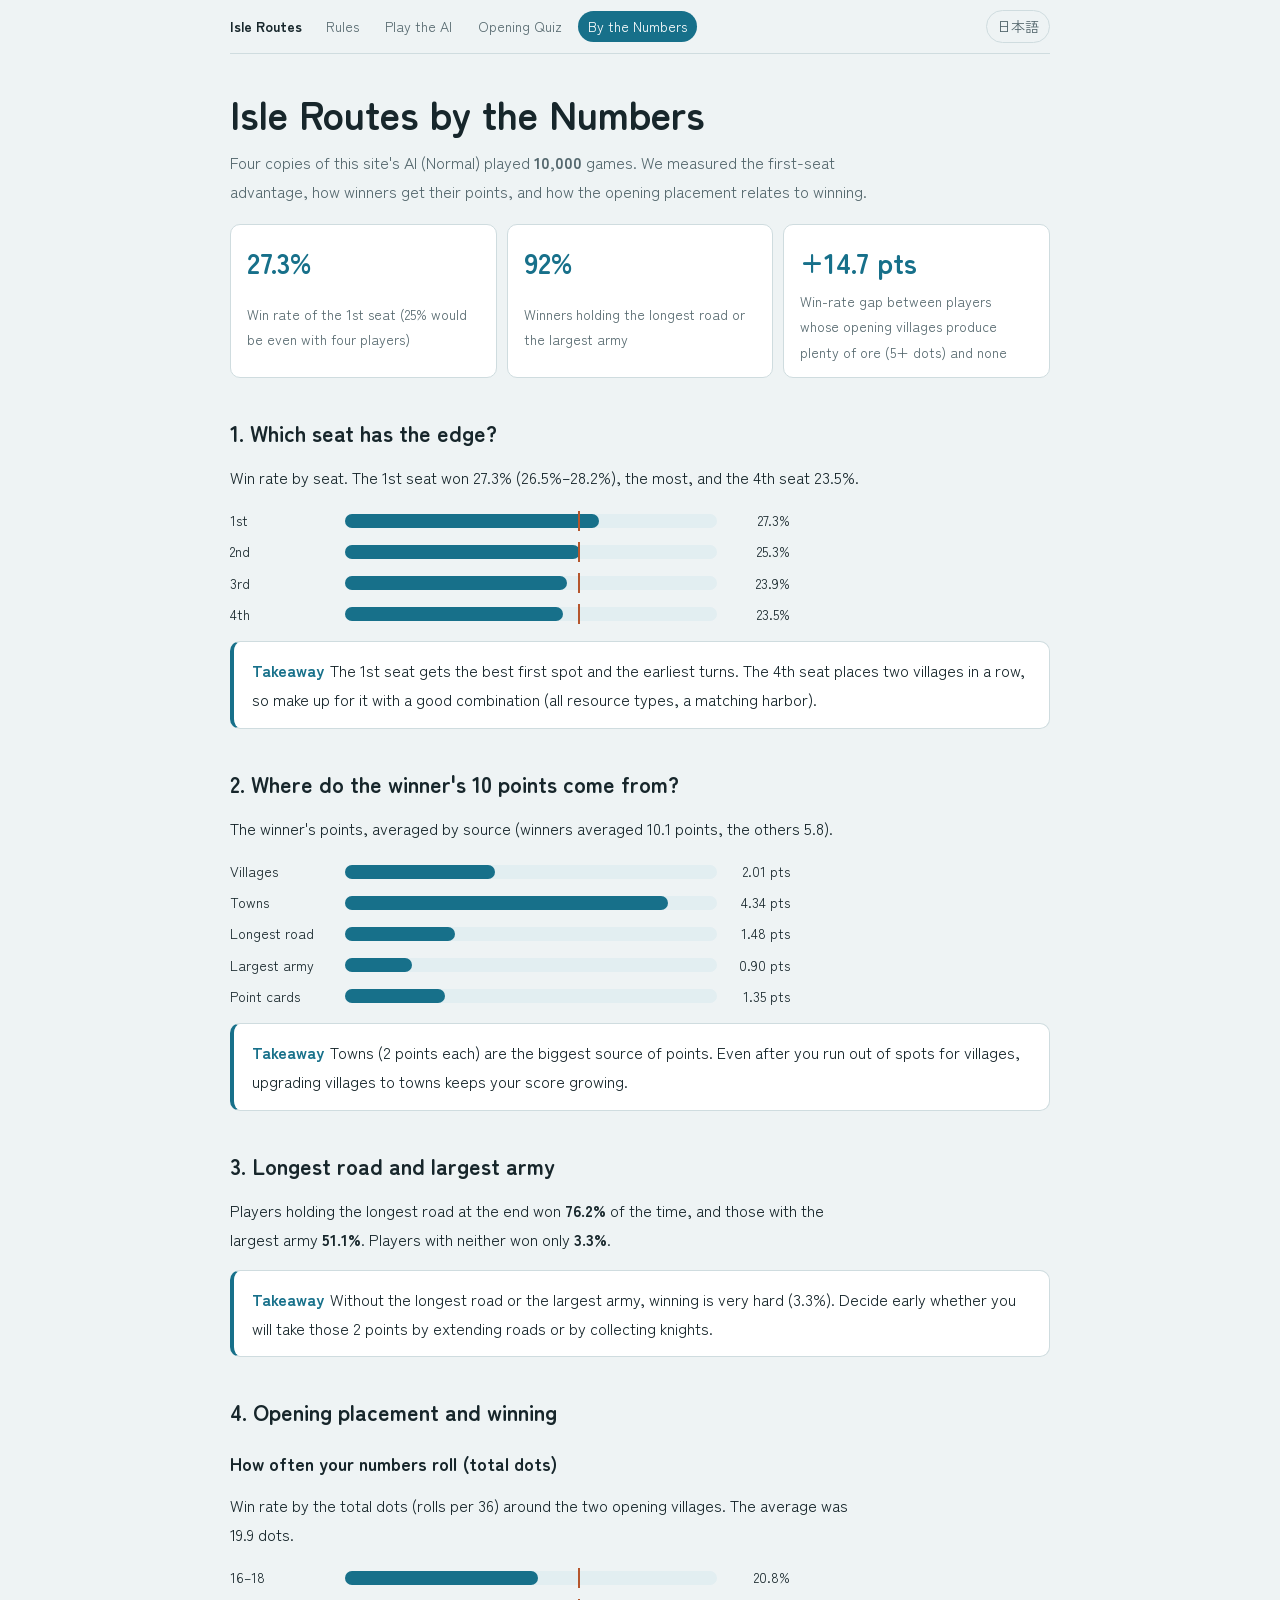
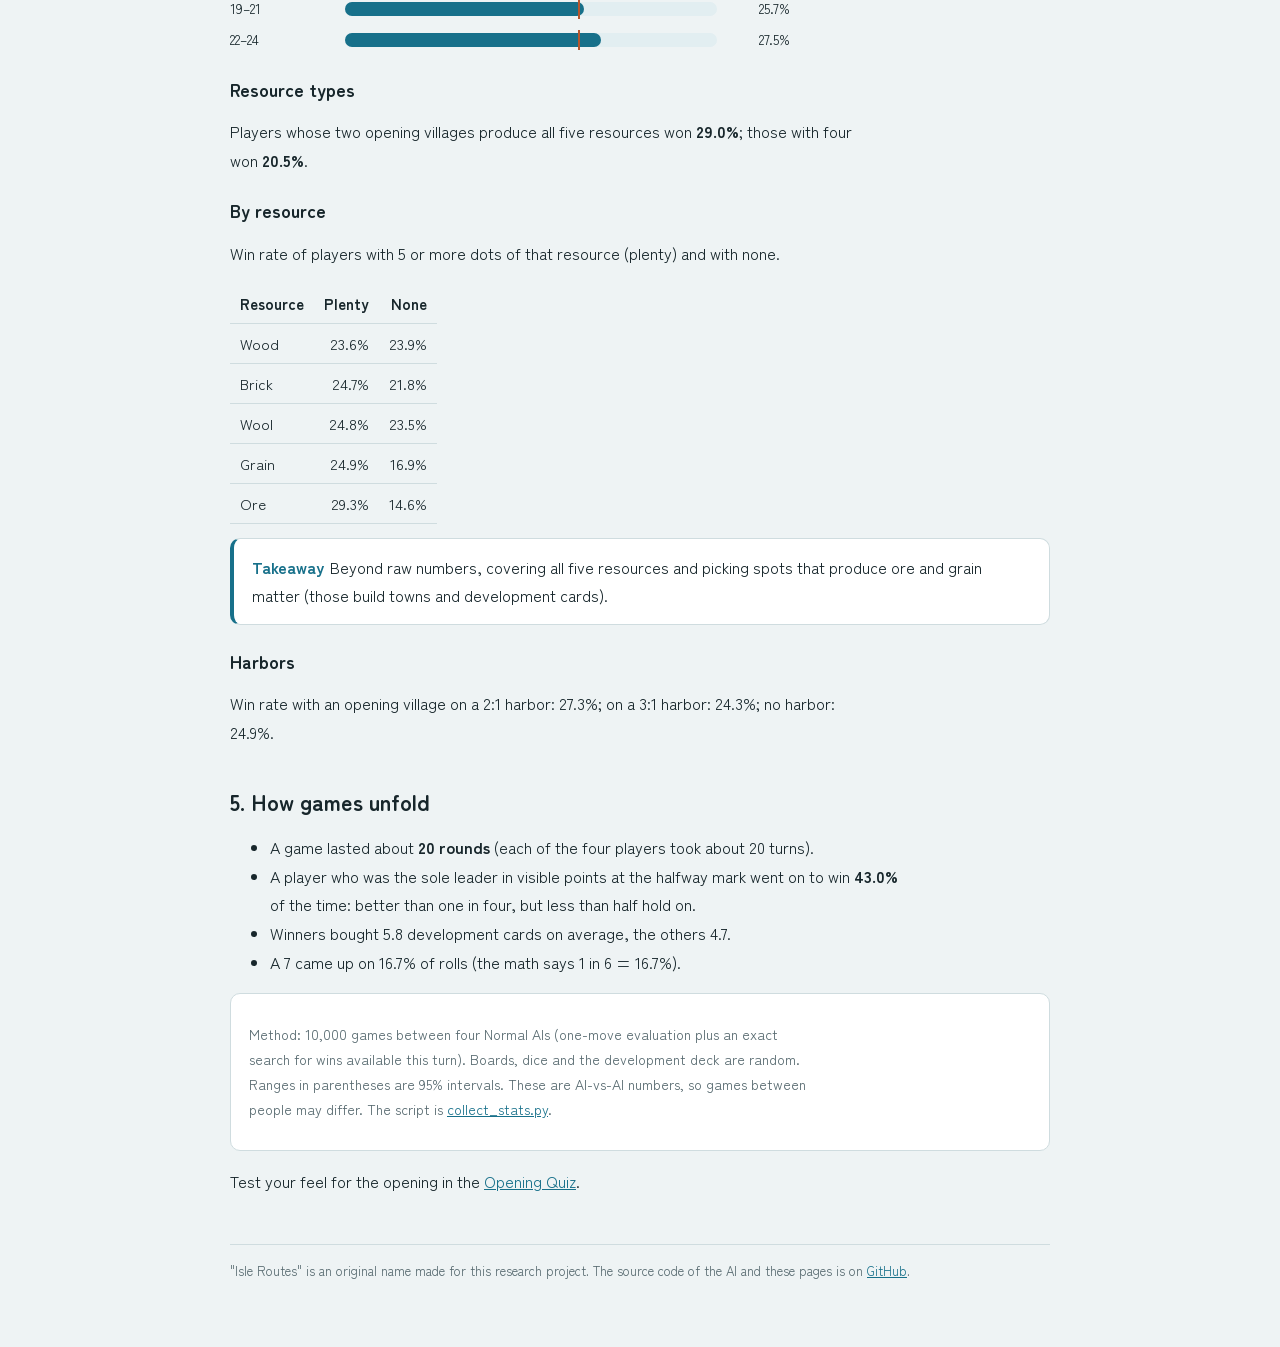
<file: docs/en/stats.html>
<!doctype html>
<html lang="en">
<head>
<meta charset="utf-8">
<meta name="viewport" content="width=device-width, initial-scale=1">
<title>By the Numbers | Isle Routes</title>
<meta name="description" content="Isle Routes measured from AI-vs-AI games: the first-seat advantage, how winners score, the longest road and largest army, and how the opening placement relates to winning.">
<link rel="preconnect" href="https://fonts.googleapis.com"><link rel="preconnect" href="https://fonts.gstatic.com" crossorigin><link rel="stylesheet" href="https://fonts.googleapis.com/css2?family=Zen+Kaku+Gothic+New:wght@400;500;700&family=Zen+Maru+Gothic:wght@700&display=swap">
<style>:root {
  --bg: #eef3f4; --paper: #ffffff; --ink: #17262b; --muted: #55686e; --line: #cfdcdf;
  --accent: #17708a; --accent-ink: #ffffff; --warm: #b5562d; --soft: #e2eef1;
  --font-display: "Zen Maru Gothic", "Zen Kaku Gothic New", "Hiragino Sans", sans-serif;
  --font-body: "Zen Kaku Gothic New", "Hiragino Sans", "Yu Gothic", "Noto Sans JP", system-ui, sans-serif;
  color-scheme: light;
}
@media (prefers-color-scheme: dark) {
  :root:not([data-theme="light"]) { --bg: #10191c; --paper: #182428; --ink: #e3ecee; --muted: #9db0b5; --line: #2b3b40; --accent: #5cc0d8; --accent-ink: #0d1a1d; --warm: #e58a62; --soft: #1e3036; color-scheme: dark; }
}
:root[data-theme="dark"] { --bg: #10191c; --paper: #182428; --ink: #e3ecee; --muted: #9db0b5; --line: #2b3b40; --accent: #5cc0d8; --accent-ink: #0d1a1d; --warm: #e58a62; --soft: #1e3036; color-scheme: dark; }
* { box-sizing: border-box; }
body { margin: 0; background: var(--bg); color: var(--ink); font-family: var(--font-body); font-size: 16px; line-height: 1.8; padding: 0 16px 64px; }
.wrap { max-width: 820px; margin: 0 auto; }
h1, h2, h3 { font-family: var(--font-display); line-height: 1.35; word-break: auto-phrase; }
h1 { font-size: clamp(28px, 6vw, 40px); margin: 32px 0 8px; }
h2 { font-size: 22px; margin: 40px 0 8px; }
h3 { font-size: 18px; margin: 24px 0 4px; }
a { color: var(--accent); }
p, li { max-width: 40em; }
.lede { color: var(--muted); margin-top: 0; }
.note { font-size: 14px; color: var(--muted); }
.box { background: var(--paper); border: 1px solid var(--line); border-radius: 10px; padding: 14px 18px; margin: 14px 0; }
.lesson { border-left: 4px solid var(--accent); }
.lesson .k { display: inline-block; font-weight: 700; color: var(--accent); margin-right: 6px; }
table { border-collapse: collapse; font-size: 15px; }
th, td { border-bottom: 1px solid var(--line); padding: 6px 10px; text-align: left; }
.scroll { overflow-x: auto; }
nav.site { display: flex; flex-wrap: wrap; gap: 4px 6px; align-items: center; padding: 10px 0; border-bottom: 1px solid var(--line); font-size: 14px; }
nav.site .home { font-weight: 700; margin-right: 8px; color: var(--ink); text-decoration: none; }
nav.site a.p { color: var(--muted); text-decoration: none; padding: 3px 10px; border-radius: 999px; }
nav.site a.p:hover, nav.site a.p:focus-visible { color: var(--ink); background: var(--paper); outline: none; }
nav.site a.p[aria-current="page"] { color: var(--accent-ink); background: var(--accent); }
nav.site a.lang { margin-left: auto; border: 1px solid var(--line); }
@media (pointer: coarse), (max-width: 600px) { nav.site a { min-height: 44px; display: inline-flex; align-items: center; } }
footer.site { margin-top: 48px; padding-top: 14px; border-top: 1px solid var(--line); font-size: 13px; color: var(--muted); }
.kpis { display: grid; grid-template-columns: repeat(auto-fit, minmax(200px, 1fr)); gap: 10px; margin: 18px 0; }
.kpi { background: var(--paper); border: 1px solid var(--line); border-radius: 10px; padding: 12px 16px; display: grid; gap: 2px; }
.kpi b { font-family: var(--font-display); font-size: 28px; color: var(--accent); }
.kpi span { font-size: 14px; color: var(--muted); }
.bars { display: grid; gap: 6px; margin: 12px 0; max-width: 560px; }
.bar-row { display: grid; grid-template-columns: 7.5em 1fr 4.5em; gap: 10px; align-items: center; font-size: 14px; }
.bar { position: relative; height: 14px; background: var(--soft); border-radius: 999px; }
.bar .fill { display: block; height: 100%; border-radius: 999px; background: var(--accent); }
.bar .ref { position: absolute; top: -3px; bottom: -3px; width: 2px; background: var(--warm); }
.bar-val { text-align: right; font-variant-numeric: tabular-nums; }
table.res td:not(:first-child), table.res th:not(:first-child) { text-align: right; font-variant-numeric: tabular-nums; }
</style>
<link rel="alternate" hreflang="ja" href="https://satou-aaaaa.github.io/isle-routes-research/stats.html"><link rel="alternate" hreflang="en" href="https://satou-aaaaa.github.io/isle-routes-research/en/stats.html"><link rel="alternate" hreflang="x-default" href="https://satou-aaaaa.github.io/isle-routes-research/en/stats.html">
<script>(function(){var K="site-lang",cur="en",alt="../stats.html",s=null;try{s=localStorage.getItem(K)}catch(e){}if(!/bot|crawl|spider|slurp|lighthouse/i.test(navigator.userAgent)){var l=(navigator.languages&&navigator.languages[0])||navigator.language||'';var want=s||(/^ja\b/i.test(l)?'ja':'en');if(want!==cur){location.replace(alt+location.search+location.hash);return}}document.addEventListener('click',function(e){var a=e.target.closest&&e.target.closest('a[data-lang]');if(a)try{localStorage.setItem(K,a.getAttribute('data-lang'))}catch(e){}})})();</script>
</head>
<body>
<div class="wrap">
<nav class="site" aria-label="Site pages"><a class="home" href="index.html">Isle Routes</a><a class="p" href="rules.html">Rules</a><a class="p" href="play.html">Play the AI</a><a class="p" href="quiz.html">Opening Quiz</a><a class="p" href="stats.html" aria-current="page">By the Numbers</a><a class="p lang" href="../stats.html" hreflang="ja" lang="ja" data-lang="ja" title="日本語に切り替え">日本語</a></nav>
<h1>Isle Routes by the Numbers</h1>
<p class="lede">Four copies of this site's AI (Normal) played <b>10,000</b> games. We measured the first-seat advantage, how winners get their points, and how the opening placement relates to winning.</p>

<div class="kpis">
  <div class="kpi"><b>27.3%</b><span>Win rate of the 1st seat (25% would be even with four players)</span></div>
  <div class="kpi"><b>92%</b><span>Winners holding the longest road or the largest army</span></div>
  <div class="kpi"><b>+14.7 pts</b><span>Win-rate gap between players whose opening villages produce plenty of ore (5+ dots) and none</span></div>
</div>

<h2>1. Which seat has the edge?</h2>
<p>Win rate by seat. The 1st seat won 27.3% (26.5%–28.2%), the most, and the 4th seat 23.5%.</p>
<div class="bars"><div class="bar-row"><span class="bar-name">1st</span><span class="bar"><span class="fill" style="width:68.3%"></span><span class="ref" style="left:62.5%"></span></span><span class="bar-val">27.3%</span></div><div class="bar-row"><span class="bar-name">2nd</span><span class="bar"><span class="fill" style="width:63.2%"></span><span class="ref" style="left:62.5%"></span></span><span class="bar-val">25.3%</span></div><div class="bar-row"><span class="bar-name">3rd</span><span class="bar"><span class="fill" style="width:59.7%"></span><span class="ref" style="left:62.5%"></span></span><span class="bar-val">23.9%</span></div><div class="bar-row"><span class="bar-name">4th</span><span class="bar"><span class="fill" style="width:58.7%"></span><span class="ref" style="left:62.5%"></span></span><span class="bar-val">23.5%</span></div></div>
<div class="box lesson"><span class="k">Takeaway</span>The 1st seat gets the best first spot and the earliest turns. The 4th seat places two villages in a row, so make up for it with a good combination (all resource types, a matching harbor).</div>

<h2>2. Where do the winner's 10 points come from?</h2>
<p>The winner's points, averaged by source (winners averaged 10.1 points, the others 5.8).</p>
<div class="bars"><div class="bar-row"><span class="bar-name">Villages</span><span class="bar"><span class="fill" style="width:40.2%"></span></span><span class="bar-val">2.01 pts</span></div><div class="bar-row"><span class="bar-name">Towns</span><span class="bar"><span class="fill" style="width:86.8%"></span></span><span class="bar-val">4.34 pts</span></div><div class="bar-row"><span class="bar-name">Longest road</span><span class="bar"><span class="fill" style="width:29.6%"></span></span><span class="bar-val">1.48 pts</span></div><div class="bar-row"><span class="bar-name">Largest army</span><span class="bar"><span class="fill" style="width:18.0%"></span></span><span class="bar-val">0.90 pts</span></div><div class="bar-row"><span class="bar-name">Point cards</span><span class="bar"><span class="fill" style="width:27.0%"></span></span><span class="bar-val">1.35 pts</span></div></div>
<div class="box lesson"><span class="k">Takeaway</span>Towns (2 points each) are the biggest source of points. Even after you run out of spots for villages, upgrading villages to towns keeps your score growing.</div>

<h2>3. Longest road and largest army</h2>
<p>Players holding the longest road at the end won <b>76.2%</b> of the time, and those with the largest army <b>51.1%</b>. Players with neither won only <b>3.3%</b>.</p>
<div class="box lesson"><span class="k">Takeaway</span>Without the longest road or the largest army, winning is very hard (3.3%). Decide early whether you will take those 2 points by extending roads or by collecting knights.</div>

<h2>4. Opening placement and winning</h2>
<h3>How often your numbers roll (total dots)</h3>
<p>Win rate by the total dots (rolls per 36) around the two opening villages. The average was 19.9 dots.</p>
<div class="bars"><div class="bar-row"><span class="bar-name">16–18</span><span class="bar"><span class="fill" style="width:51.9%"></span><span class="ref" style="left:62.5%"></span></span><span class="bar-val">20.8%</span></div><div class="bar-row"><span class="bar-name">19–21</span><span class="bar"><span class="fill" style="width:64.3%"></span><span class="ref" style="left:62.5%"></span></span><span class="bar-val">25.7%</span></div><div class="bar-row"><span class="bar-name">22–24</span><span class="bar"><span class="fill" style="width:68.8%"></span><span class="ref" style="left:62.5%"></span></span><span class="bar-val">27.5%</span></div></div>
<h3>Resource types</h3>
<p>Players whose two opening villages produce all five resources won <b>29.0%</b>; those with four won <b>20.5%</b>.</p>
<h3>By resource</h3>
<p>Win rate of players with 5 or more dots of that resource (plenty) and with none.</p>
<div class="scroll"><table class="res"><tr><th>Resource</th><th>Plenty</th><th>None</th></tr><tr><td>Wood</td><td>23.6%</td><td>23.9%</td></tr><tr><td>Brick</td><td>24.7%</td><td>21.8%</td></tr><tr><td>Wool</td><td>24.8%</td><td>23.5%</td></tr><tr><td>Grain</td><td>24.9%</td><td>16.9%</td></tr><tr><td>Ore</td><td>29.3%</td><td>14.6%</td></tr></table></div>
<div class="box lesson"><span class="k">Takeaway</span>Beyond raw numbers, covering all five resources and picking spots that produce ore and grain matter (those build towns and development cards).</div>
<h3>Harbors</h3>
<p>Win rate with an opening village on a 2:1 harbor: 27.3%; on a 3:1 harbor: 24.3%; no harbor: 24.9%.</p>

<h2>5. How games unfold</h2>
<ul>
  <li>A game lasted about <b>20 rounds</b> (each of the four players took about 20 turns).</li>
  <li>A player who was the sole leader in visible points at the halfway mark went on to win <b>43.0%</b> of the time: better than one in four, but less than half hold on.</li>
  <li>Winners bought 5.8 development cards on average, the others 4.7.</li>
  <li>A 7 came up on 16.7% of rolls (the math says 1 in 6 = 16.7%).</li>
</ul>

<div class="box note-box">
  <p class="note">Method: 10,000 games between four Normal AIs (one-move evaluation plus an exact search for wins available this turn). Boards, dice and the development deck are random. Ranges in parentheses are 95% intervals. These are AI-vs-AI numbers, so games between people may differ. The script is <a href="https://github.com/satou-aaaaa/isle-routes-research/blob/main/scripts/collect_stats.py">collect_stats.py</a>.</p>
</div>
<p>Test your feel for the opening in the <a href="quiz.html">Opening Quiz</a>.</p>

<footer class="site">"Isle Routes" is an original name made for this research project. The source code of the AI and these pages is on <a href="https://github.com/satou-aaaaa/isle-routes-research">GitHub</a>.</footer>
</div>
</body>
</html>
</file>
